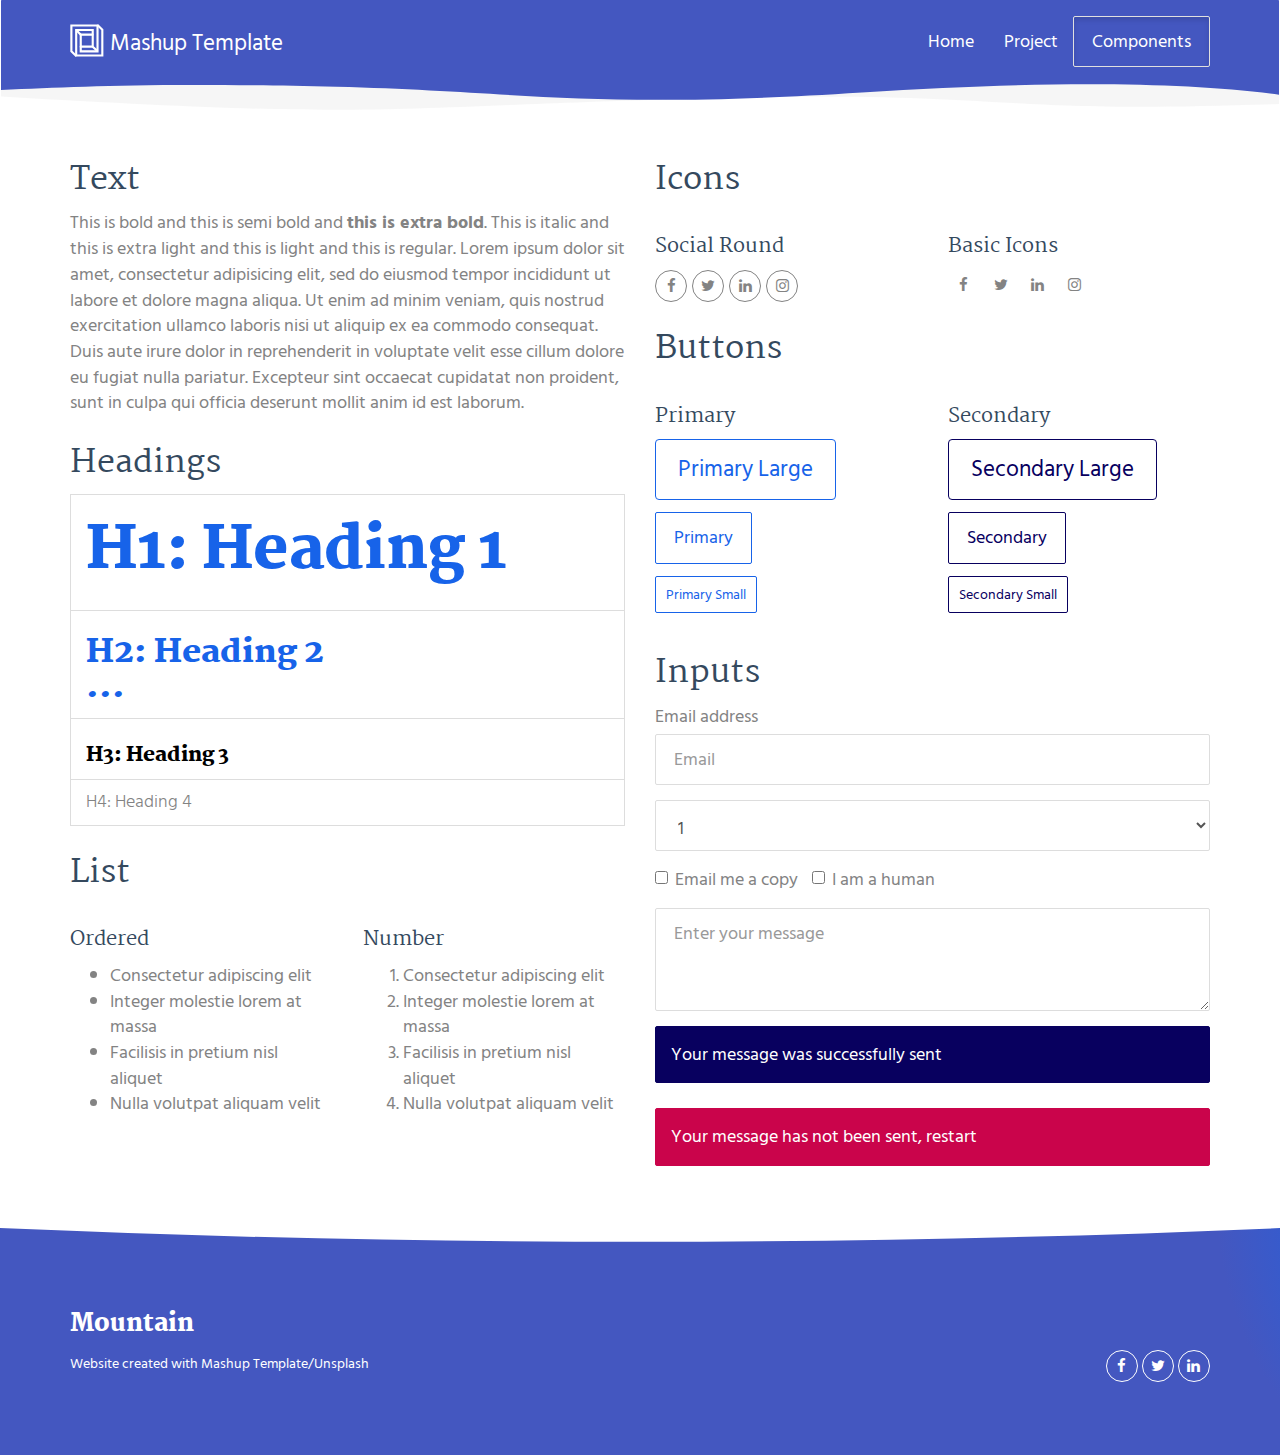
<file: components.html>
<!DOCTYPE html>
<html lang="en">

<head>
  <meta charset="UTF-8">
  <meta content="IE=edge" http-equiv="X-UA-Compatible">
  <meta content="width=device-width,initial-scale=1" name="viewport">
  <meta content="description" name="description">
  <meta name="google" content="notranslate" />
  <meta content="Mashup templates have been developped by Orson.io team" name="author">

  <!-- Disable tap highlight on IE -->
  <meta name="msapplication-tap-highlight" content="no">
  
  
  <link rel="apple-touch-icon" sizes="180x180" href="./assets/apple-icon-180x180.png">
  <link href="./assets/favicon.ico" rel="icon">

  <link href="" rel="stylesheet">


  <title>Title page</title>

<link href="./main.550dcf66.css" rel="stylesheet"></head>

<body> <!-- Add your content of header -->
<header>
  <nav class="navbar navbar-default active">
    <div class="container">
      <div class="navbar-header">
        <button type="button" class="navbar-toggle collapsed" data-toggle="collapse" data-target="#navbar-collapse" aria-expanded="false">
          <span class="sr-only">Toggle navigation</span>
          <span class="icon-bar"></span>
          <span class="icon-bar"></span>
          <span class="icon-bar"></span>
        </button>
        <a class="navbar-brand" href="./index.html" title="">
          <img src="./assets/images/mashup-icon.svg" class="navbar-logo-img" alt="">
          Mashup Template
        </a>
      </div>

      <div class="collapse navbar-collapse" id="navbar-collapse">
        <ul class="nav navbar-nav navbar-right">
          <li><a href="./index.html" title="">Home</a></li>
          <li><a href="./project.html" title="">Project</a></li>
          <li>
            <p>
              <a href="./components.html" class="btn btn-default navbar-btn" title="">Components</a>
            </p>
          </li>

        </ul>
      </div> 
    </div>
  </nav>
</header>

<!-- Add your site or app content here -->
  <div class="container">
    <div class="row">
      <div class="col-xs-12 col-md-6">

        <div class="template-example">
          <h2 class="template-title-example">Text</h2>
          <p>This is bold and this is semi bold and <b>this is extra bold</b>. This is italic and this is extra light and this is light
          and this is regular. Lorem ipsum dolor sit amet, consectetur adipisicing elit, sed do eiusmod
          tempor incididunt ut labore et dolore magna aliqua. Ut enim ad minim veniam,
          quis nostrud exercitation ullamco laboris nisi ut aliquip ex ea commodo
          consequat. Duis aute irure dolor in reprehenderit in voluptate velit esse
          cillum dolore eu fugiat nulla pariatur. Excepteur sint occaecat cupidatat non
          proident, sunt in culpa qui officia deserunt mollit anim id est laborum.
          </p>
        </div>

        <div class="template-example">
          <h2 class="template-title-example">Headings</h2>
          
          <table class="table table-bordered">
            <tr><td><h1>H1: Heading 1</h1></td></tr>
            <tr><td><h2>H2: Heading 2</h2></td></tr>
            <tr><td><h3>H3: Heading 3</h3></td></tr>
            <tr><td><h4>H4: Heading 4</h4></td></tr>
          </table>
        </div>

        <div class="template-example">
          <h2 class="template-title-example">List</h2>
          <div class="row">
            <div class="col-md-6">
              <h3 class="template-title-example">Ordered</h3>
              <ul>
                <li>Consectetur adipiscing elit</li>
                <li>Integer molestie lorem at massa</li>
                <li>Facilisis in pretium nisl aliquet</li>
                <li>Nulla volutpat aliquam velit</li>
              </ul>
            </div>
            <div class="col-md-6">
              <h3 class="template-title-example">Number</h3>
              <ol>
                <li>Consectetur adipiscing elit</li>
                <li>Integer molestie lorem at massa</li>
                <li>Facilisis in pretium nisl aliquet</li>
                <li>Nulla volutpat aliquam velit</li>
              </ol>
            </div>
          </div>
        </div>

        
      </div>

      <div class="col-xs-12 col-md-6">
        <div class="template-example">
          <h2 class="template-title-example">Icons</h2>
          
          <div class="row">
            <div class="col-md-6">
              <h3 class="template-title-example">Social Round</h2>
              <ul class="list-icons">
                <li>
                  <a href="" class="social-round-icon fa-icon">
                    <i class="fa fa-facebook"></i>
                  </a>
                </li>
                <li>
                  <a href="" class="social-round-icon fa-icon">
                    <i class="fa fa-twitter"></i>
                  </a>
                </li>
                <li>
                  <a href="" class="social-round-icon fa-icon">
                    <i class="fa fa-linkedin"></i>
                  </a>
                </li>
                <li>
                  <a href="" class="social-round-icon fa-icon">
                    <i class="fa fa-instagram"></i>
                  </a>
                </li>
              </ul>
            </div>
            <div class="col-md-6">
               <h3 class="template-title-example">Basic Icons</h2>
                <ul class="list-icons">
                  <li>
                    <span class="fa-icon">
                      <i class="fa fa-facebook"></i>
                    </span>
                  </li>
                  <li>
                    <span class="fa-icon">
                      <i class="fa fa-twitter"></i>
                    </span>
                  </li>
                  <li>
                    <span class="fa-icon">
                      <i class="fa fa-linkedin"></i>
                    </span>
                  </li>
                  <li>
                    <span class="fa-icon">
                      <i class="fa fa-instagram"></i>
                    </span>
                  </li>
                </ul>
            </div>

          </div>


          


        </div>

        <div class="template-example">
          <h2 class="template-title-example">Buttons</h2>
          <div class="row">
            <div class="col-md-6">
              <h3 class="template-title-example">Primary</h2>
              <div class="row">
                  <div class="col-md-6">
                  <p><a href="" class="btn btn-primary btn-lg">Primary Large</a></p>
                  <p><a href="" class="btn btn-primary">Primary </a></p>
                  <p><a href="" class="btn btn-primary btn-sm">Primary Small</a></p>
                </div>
              </div>

            </div>

            <div class="col-md-6">
              <h3 class="template-title-example">Secondary</h2>
              <div class="row">
                  <div class="col-md-6">
                  <p><a href="" class="btn btn-info btn-lg">Secondary Large</a></p>
                  <p><a href="" class="btn btn-info">Secondary </a></p>
                  <p><a href="" class="btn btn-info btn-sm">Secondary Small</a></p>
                </div>
              </div>
            </div>
          </div>
        </div>
        
        <div class="template-example">
          <h2 class="template-title-example">Inputs</h2>

            <div class="form-group">
              <label for="exampleInputEmail1">Email address</label>
              <input type="email" class="form-control" id="exampleInputEmail1" placeholder="Email">
            </div>

            <div class="form-group">
              <select class="form-control">
                <option>1</option>
                <option>2</option>
                <option>3</option>
                <option>4</option>
                <option>5</option>
              </select>
            </div>

            <div class="form-group">
              <label class="checkbox-inline">
                <input 
                type="checkbox" id="inlineCheckbox1" value="option1"> Email me a copy
              </label>
              <label class="checkbox-inline">
                <input type="checkbox" id="inlineCheckbox2" value="option2"> I am a human
              </label>
            </div>

            <div class="form-group">
              <textarea class="form-control" rows="3" placeholder="Enter your message"></textarea>
            </div>
            
            <div class="alert alert-success" role="alert">Your message was successfully sent</div>
            <div class="alert alert-danger" role="alert">Your message has not been sent, restart</div>
        </div>




      </div>
    </div>
  </div>

<footer class="footer-container white-text-container">
  <div class="container">
    <div class="row">

     
      <div class="col-xs-12">
        <h3>Mountain</h3>

        <div class="row">
          <div class="col-xs-12 col-sm-7">
            <p><small>Website created with <a href="http://www.mashup-template.com/" title="Create website with free html template">Mashup Template</a>/<a href="https://www.unsplash.com/" title="Beautiful Free Images">Unsplash</a></small>
            </p>
          </div>
          <div class="col-xs-12 col-sm-5">
            <p class="text-right">
              <a href="https://facebook.com/" class="social-round-icon white-round-icon fa-icon" title="">
                <i class="fa fa-facebook" aria-hidden="true"></i>
              </a>
              <a href="https://twitter.com/" class="social-round-icon white-round-icon fa-icon" title="">
                <i class="fa fa-twitter" aria-hidden="true"></i>
              </a>
              <a href="https://www.linkedin.com/" class="social-round-icon white-round-icon fa-icon" title="">
                <i class="fa fa-linkedin" aria-hidden="true"></i>
              </a>
            </p>
          </div>
        </div>
        
        
      </div>
    </div>
  </div>
</footer>

<script>
  document.addEventListener("DOMContentLoaded", function (event) {
    navActivePage();
    scrollRevelation('.reveal');
  });
</script>

<!-- Google Analytics: change UA-XXXXX-X to be your site's ID 

<script>
  (function (i, s, o, g, r, a, m) {
    i['GoogleAnalyticsObject'] = r; i[r] = i[r] || function () {
      (i[r].q = i[r].q || []).push(arguments)
    }, i[r].l = 1 * new Date(); a = s.createElement(o),
      m = s.getElementsByTagName(o)[0]; a.async = 1; a.src = g; m.parentNode.insertBefore(a, m)
  })(window, document, 'script', '//www.google-analytics.com/analytics.js', 'ga');
  ga('create', 'UA-XXXXX-X', 'auto');
  ga('send', 'pageview');
</script>

--> <script type="text/javascript" src="./main.0cf8b554.js"></script></body>

</html>
</file>
<file: main.550dcf66.css>
@import url(https://fonts.googleapis.com/css?family=Hind+Siliguri:300,600|Martel:400,900);@import url(https://maxcdn.bootstrapcdn.com/font-awesome/4.7.0/css/font-awesome.min.css);/*!
 * Bootstrap v3.3.7 (http://getbootstrap.com)
 * Copyright 2011-2016 Twitter, Inc.
 * Licensed under MIT (https://github.com/twbs/bootstrap/blob/master/LICENSE)
 */
/*! normalize.css v3.0.3 | MIT License | github.com/necolas/normalize.css */html{font-family:sans-serif;-ms-text-size-adjust:100%;-webkit-text-size-adjust:100%}body{margin:0}article,aside,details,figcaption,figure,footer,header,hgroup,main,menu,nav,section,summary{display:block}audio,canvas,progress,video{display:inline-block;vertical-align:baseline}audio:not([controls]){display:none;height:0}[hidden],template{display:none}a{background-color:transparent}a:active,a:hover{outline:0}abbr[title]{border-bottom:1px dotted}b,strong{font-weight:700}dfn{font-style:italic}h1{font-size:2em;margin:.67em 0}mark{background:#ff0;color:#000}small{font-size:80%}sub,sup{font-size:75%;line-height:0;position:relative;vertical-align:baseline}sup{top:-.5em}sub{bottom:-.25em}img{border:0}svg:not(:root){overflow:hidden}figure{margin:1em 40px}hr{box-sizing:content-box;height:0}pre{overflow:auto}code,kbd,pre,samp{font-family:monospace,monospace;font-size:1em}button,input,optgroup,select,textarea{color:inherit;font:inherit;margin:0}button{overflow:visible}button,select{text-transform:none}button,html input[type=button],input[type=reset],input[type=submit]{-webkit-appearance:button;cursor:pointer}button[disabled],html input[disabled]{cursor:default}button::-moz-focus-inner,input::-moz-focus-inner{border:0;padding:0}input{line-height:normal}input[type=checkbox],input[type=radio]{box-sizing:border-box;padding:0}input[type=number]::-webkit-inner-spin-button,input[type=number]::-webkit-outer-spin-button{height:auto}input[type=search]{-webkit-appearance:textfield;box-sizing:content-box}input[type=search]::-webkit-search-cancel-button,input[type=search]::-webkit-search-decoration{-webkit-appearance:none}fieldset{border:1px solid silver;margin:0 2px;padding:.35em .625em .75em}textarea{overflow:auto}optgroup{font-weight:700}table{border-collapse:collapse;border-spacing:0}td,th{padding:0}

/*! Source: https://github.com/h5bp/html5-boilerplate/blob/master/src/css/main.css */@media print{*,:after,:before{background:transparent!important;color:#000!important;box-shadow:none!important;text-shadow:none!important}a,a:visited{text-decoration:underline}a[href]:after{content:" (" attr(href) ")"}abbr[title]:after{content:" (" attr(title) ")"}a[href^="#"]:after,a[href^="javascript:"]:after{content:""}blockquote,pre{border:1px solid #999;page-break-inside:avoid}thead{display:table-header-group}img,tr{page-break-inside:avoid}img{max-width:100%!important}h2,h3,p{orphans:3;widows:3}h2,h3{page-break-after:avoid}.navbar{display:none}.btn>.caret,.dropup>.btn>.caret{border-top-color:#000!important}.label{border:1px solid #000}.table{border-collapse:collapse!important}.table td,.table th{background-color:#fff!important}.table-bordered td,.table-bordered th{border:1px solid #ddd!important}}*,:after,:before{-webkit-box-sizing:border-box;-moz-box-sizing:border-box;box-sizing:border-box}html{font-size:10px;-webkit-tap-highlight-color:transparent}body{font-family:Hind Siliguri,Helvetica,Arial,sans-serif;font-size:18px;line-height:1.42857;color:#838383;background-color:#fff}button,input,select,textarea{font-family:inherit;font-size:inherit;line-height:inherit}a{color:#1763e9;text-decoration:none}a:focus,a:hover{color:#1045a4;text-decoration:underline}a:focus{outline:5px auto -webkit-focus-ring-color;outline-offset:-2px}figure{margin:0}img{vertical-align:middle}.img-responsive{display:block;max-width:100%;height:auto}.img-rounded{border-radius:4px}.img-thumbnail{padding:4px;line-height:1.42857;background-color:#fff;border:1px solid #ddd;border-radius:2px;-webkit-transition:all .2s ease-in-out;-o-transition:all .2s ease-in-out;transition:all .2s ease-in-out;display:inline-block;max-width:100%;height:auto}.img-circle{border-radius:50%}hr{margin-top:25px;margin-bottom:25px;border:0;border-top:1px solid #eee}.sr-only{position:absolute;width:1px;height:1px;margin:-1px;padding:0;overflow:hidden;clip:rect(0,0,0,0);border:0}.sr-only-focusable:active,.sr-only-focusable:focus{position:static;width:auto;height:auto;margin:0;overflow:visible;clip:auto}[role=button]{cursor:pointer}.h1,.h2,.h3,.h4,.h5,.h6,h1,h2,h3,h4,h5,h6{font-family:Martel,Times New Roman,Times,serif;font-weight:900;line-height:1.1;color:#1763e9}.h1 .small,.h1 small,.h2 .small,.h2 small,.h3 .small,.h3 small,.h4 .small,.h4 small,.h5 .small,.h5 small,.h6 .small,.h6 small,h1 .small,h1 small,h2 .small,h2 small,h3 .small,h3 small,h4 .small,h4 small,h5 .small,h5 small,h6 .small,h6 small{font-weight:400;line-height:1;color:#777}.h1,.h2,.h3,h1,h2,h3{margin-top:25px;margin-bottom:12.5px}.h1 .small,.h1 small,.h2 .small,.h2 small,.h3 .small,.h3 small,h1 .small,h1 small,h2 .small,h2 small,h3 .small,h3 small{font-size:65%}.h4,.h5,.h6,h4,h5,h6{margin-top:12.5px;margin-bottom:12.5px}.h4 .small,.h4 small,.h5 .small,.h5 small,.h6 .small,.h6 small,h4 .small,h4 small,h5 .small,h5 small,h6 .small,h6 small{font-size:75%}.h1,h1{font-size:59px}.h2,h2{font-size:31px}.h3,h3{font-size:24px}.h4,.h5,h4,h5{font-size:18px}.h6,h6{font-size:16px}p{margin:0 0 12.5px}.lead{margin-bottom:25px;font-size:20px;font-weight:300;line-height:1.4}@media (min-width:768px){.lead{font-size:27px}}.small,small{font-size:77%}.mark,mark{background-color:#fcf8e3;padding:.2em}.text-left{text-align:left}.text-right{text-align:right}.text-center{text-align:center}.text-justify{text-align:justify}.text-nowrap{white-space:nowrap}.text-lowercase{text-transform:lowercase}.initialism,.text-uppercase{text-transform:uppercase}.text-capitalize{text-transform:capitalize}.text-muted{color:#777}.text-primary{color:#1763e9}a.text-primary:focus,a.text-primary:hover{color:#124fbb}.text-success{color:#fff}a.text-success:focus,a.text-success:hover{color:#e6e6e6}.text-info{color:#31708f}a.text-info:focus,a.text-info:hover{color:#245269}.text-warning{color:#8a6d3b}a.text-warning:focus,a.text-warning:hover{color:#66512c}.text-danger{color:#fff}a.text-danger:focus,a.text-danger:hover{color:#e6e6e6}.bg-primary{color:#fff;background-color:#1763e9}a.bg-primary:focus,a.bg-primary:hover{background-color:#124fbb}.bg-success{background-color:#08005f}a.bg-success:focus,a.bg-success:hover{background-color:#04002c}.bg-info{background-color:#d9edf7}a.bg-info:focus,a.bg-info:hover{background-color:#afd9ee}.bg-warning{background-color:#fcf8e3}a.bg-warning:focus,a.bg-warning:hover{background-color:#f7ecb5}.bg-danger{background-color:#ca044b}a.bg-danger:focus,a.bg-danger:hover{background-color:#980338}.page-header{padding-bottom:11.5px;margin:50px 0 25px;border-bottom:1px solid #eee}ol,ul{margin-top:0;margin-bottom:12.5px}ol ol,ol ul,ul ol,ul ul{margin-bottom:0}.list-inline,.list-unstyled{padding-left:0;list-style:none}.list-inline{margin-left:-5px}.list-inline>li{display:inline-block;padding-left:5px;padding-right:5px}dl{margin-top:0;margin-bottom:25px}dd,dt{line-height:1.42857}dt{font-weight:700}dd{margin-left:0}.dl-horizontal dd:after,.dl-horizontal dd:before{content:" ";display:table}.dl-horizontal dd:after{clear:both}@media (min-width:768px){.dl-horizontal dt{float:left;width:160px;clear:left;text-align:right;overflow:hidden;text-overflow:ellipsis;white-space:nowrap}.dl-horizontal dd{margin-left:180px}}abbr[data-original-title],abbr[title]{cursor:help;border-bottom:1px dotted #777}.initialism{font-size:90%}blockquote{padding:12.5px 25px;margin:0 0 25px;font-size:22.5px;border-left:5px solid #eee}blockquote ol:last-child,blockquote p:last-child,blockquote ul:last-child{margin-bottom:0}blockquote .small,blockquote footer,blockquote small{display:block;font-size:80%;line-height:1.42857;color:#777}blockquote .small:before,blockquote footer:before,blockquote small:before{content:"\2014   \A0"}.blockquote-reverse,blockquote.pull-right{padding-right:15px;padding-left:0;border-right:5px solid #eee;border-left:0;text-align:right}.blockquote-reverse .small:before,.blockquote-reverse footer:before,.blockquote-reverse small:before,blockquote.pull-right .small:before,blockquote.pull-right footer:before,blockquote.pull-right small:before{content:""}.blockquote-reverse .small:after,.blockquote-reverse footer:after,.blockquote-reverse small:after,blockquote.pull-right .small:after,blockquote.pull-right footer:after,blockquote.pull-right small:after{content:"\A0   \2014"}address{margin-bottom:25px;font-style:normal;line-height:1.42857}code,kbd,pre,samp{font-family:Menlo,Monaco,Consolas,Courier New,monospace}code{color:#c7254e;background-color:#f9f2f4}code,kbd{padding:2px 4px;font-size:90%;border-radius:2px}kbd{color:#fff;background-color:#333;box-shadow:inset 0 -1px 0 rgba(0,0,0,.25)}kbd kbd{padding:0;font-size:100%;font-weight:700;box-shadow:none}pre{display:block;padding:12px;margin:0 0 12.5px;font-size:17px;line-height:1.42857;word-break:break-all;word-wrap:break-word;color:#333;background-color:#f5f5f5;border:1px solid #ccc;border-radius:2px}pre code{padding:0;font-size:inherit;color:inherit;white-space:pre-wrap;background-color:transparent;border-radius:0}.pre-scrollable{max-height:340px;overflow-y:scroll}.container{margin-right:auto;margin-left:auto;padding-left:15px;padding-right:15px}.container:after,.container:before{content:" ";display:table}.container:after{clear:both}@media (min-width:768px){.container{width:750px}}@media (min-width:992px){.container{width:970px}}@media (min-width:1200px){.container{width:1170px}}.container-fluid{margin-right:auto;margin-left:auto;padding-left:15px;padding-right:15px}.container-fluid:after,.container-fluid:before{content:" ";display:table}.container-fluid:after{clear:both}.row{margin-left:-15px;margin-right:-15px}.row:after,.row:before{content:" ";display:table}.row:after{clear:both}.col-lg-1,.col-lg-2,.col-lg-3,.col-lg-4,.col-lg-5,.col-lg-6,.col-lg-7,.col-lg-8,.col-lg-9,.col-lg-10,.col-lg-11,.col-lg-12,.col-md-1,.col-md-2,.col-md-3,.col-md-4,.col-md-5,.col-md-6,.col-md-7,.col-md-8,.col-md-9,.col-md-10,.col-md-11,.col-md-12,.col-sm-1,.col-sm-2,.col-sm-3,.col-sm-4,.col-sm-5,.col-sm-6,.col-sm-7,.col-sm-8,.col-sm-9,.col-sm-10,.col-sm-11,.col-sm-12,.col-xs-1,.col-xs-2,.col-xs-3,.col-xs-4,.col-xs-5,.col-xs-6,.col-xs-7,.col-xs-8,.col-xs-9,.col-xs-10,.col-xs-11,.col-xs-12{position:relative;min-height:1px;padding-left:15px;padding-right:15px}.col-xs-1,.col-xs-2,.col-xs-3,.col-xs-4,.col-xs-5,.col-xs-6,.col-xs-7,.col-xs-8,.col-xs-9,.col-xs-10,.col-xs-11,.col-xs-12{float:left}.col-xs-1{width:8.33333%}.col-xs-2{width:16.66667%}.col-xs-3{width:25%}.col-xs-4{width:33.33333%}.col-xs-5{width:41.66667%}.col-xs-6{width:50%}.col-xs-7{width:58.33333%}.col-xs-8{width:66.66667%}.col-xs-9{width:75%}.col-xs-10{width:83.33333%}.col-xs-11{width:91.66667%}.col-xs-12{width:100%}.col-xs-pull-0{right:auto}.col-xs-pull-1{right:8.33333%}.col-xs-pull-2{right:16.66667%}.col-xs-pull-3{right:25%}.col-xs-pull-4{right:33.33333%}.col-xs-pull-5{right:41.66667%}.col-xs-pull-6{right:50%}.col-xs-pull-7{right:58.33333%}.col-xs-pull-8{right:66.66667%}.col-xs-pull-9{right:75%}.col-xs-pull-10{right:83.33333%}.col-xs-pull-11{right:91.66667%}.col-xs-pull-12{right:100%}.col-xs-push-0{left:auto}.col-xs-push-1{left:8.33333%}.col-xs-push-2{left:16.66667%}.col-xs-push-3{left:25%}.col-xs-push-4{left:33.33333%}.col-xs-push-5{left:41.66667%}.col-xs-push-6{left:50%}.col-xs-push-7{left:58.33333%}.col-xs-push-8{left:66.66667%}.col-xs-push-9{left:75%}.col-xs-push-10{left:83.33333%}.col-xs-push-11{left:91.66667%}.col-xs-push-12{left:100%}.col-xs-offset-0{margin-left:0}.col-xs-offset-1{margin-left:8.33333%}.col-xs-offset-2{margin-left:16.66667%}.col-xs-offset-3{margin-left:25%}.col-xs-offset-4{margin-left:33.33333%}.col-xs-offset-5{margin-left:41.66667%}.col-xs-offset-6{margin-left:50%}.col-xs-offset-7{margin-left:58.33333%}.col-xs-offset-8{margin-left:66.66667%}.col-xs-offset-9{margin-left:75%}.col-xs-offset-10{margin-left:83.33333%}.col-xs-offset-11{margin-left:91.66667%}.col-xs-offset-12{margin-left:100%}@media (min-width:768px){.col-sm-1,.col-sm-2,.col-sm-3,.col-sm-4,.col-sm-5,.col-sm-6,.col-sm-7,.col-sm-8,.col-sm-9,.col-sm-10,.col-sm-11,.col-sm-12{float:left}.col-sm-1{width:8.33333%}.col-sm-2{width:16.66667%}.col-sm-3{width:25%}.col-sm-4{width:33.33333%}.col-sm-5{width:41.66667%}.col-sm-6{width:50%}.col-sm-7{width:58.33333%}.col-sm-8{width:66.66667%}.col-sm-9{width:75%}.col-sm-10{width:83.33333%}.col-sm-11{width:91.66667%}.col-sm-12{width:100%}.col-sm-pull-0{right:auto}.col-sm-pull-1{right:8.33333%}.col-sm-pull-2{right:16.66667%}.col-sm-pull-3{right:25%}.col-sm-pull-4{right:33.33333%}.col-sm-pull-5{right:41.66667%}.col-sm-pull-6{right:50%}.col-sm-pull-7{right:58.33333%}.col-sm-pull-8{right:66.66667%}.col-sm-pull-9{right:75%}.col-sm-pull-10{right:83.33333%}.col-sm-pull-11{right:91.66667%}.col-sm-pull-12{right:100%}.col-sm-push-0{left:auto}.col-sm-push-1{left:8.33333%}.col-sm-push-2{left:16.66667%}.col-sm-push-3{left:25%}.col-sm-push-4{left:33.33333%}.col-sm-push-5{left:41.66667%}.col-sm-push-6{left:50%}.col-sm-push-7{left:58.33333%}.col-sm-push-8{left:66.66667%}.col-sm-push-9{left:75%}.col-sm-push-10{left:83.33333%}.col-sm-push-11{left:91.66667%}.col-sm-push-12{left:100%}.col-sm-offset-0{margin-left:0}.col-sm-offset-1{margin-left:8.33333%}.col-sm-offset-2{margin-left:16.66667%}.col-sm-offset-3{margin-left:25%}.col-sm-offset-4{margin-left:33.33333%}.col-sm-offset-5{margin-left:41.66667%}.col-sm-offset-6{margin-left:50%}.col-sm-offset-7{margin-left:58.33333%}.col-sm-offset-8{margin-left:66.66667%}.col-sm-offset-9{margin-left:75%}.col-sm-offset-10{margin-left:83.33333%}.col-sm-offset-11{margin-left:91.66667%}.col-sm-offset-12{margin-left:100%}}@media (min-width:992px){.col-md-1,.col-md-2,.col-md-3,.col-md-4,.col-md-5,.col-md-6,.col-md-7,.col-md-8,.col-md-9,.col-md-10,.col-md-11,.col-md-12{float:left}.col-md-1{width:8.33333%}.col-md-2{width:16.66667%}.col-md-3{width:25%}.col-md-4{width:33.33333%}.col-md-5{width:41.66667%}.col-md-6{width:50%}.col-md-7{width:58.33333%}.col-md-8{width:66.66667%}.col-md-9{width:75%}.col-md-10{width:83.33333%}.col-md-11{width:91.66667%}.col-md-12{width:100%}.col-md-pull-0{right:auto}.col-md-pull-1{right:8.33333%}.col-md-pull-2{right:16.66667%}.col-md-pull-3{right:25%}.col-md-pull-4{right:33.33333%}.col-md-pull-5{right:41.66667%}.col-md-pull-6{right:50%}.col-md-pull-7{right:58.33333%}.col-md-pull-8{right:66.66667%}.col-md-pull-9{right:75%}.col-md-pull-10{right:83.33333%}.col-md-pull-11{right:91.66667%}.col-md-pull-12{right:100%}.col-md-push-0{left:auto}.col-md-push-1{left:8.33333%}.col-md-push-2{left:16.66667%}.col-md-push-3{left:25%}.col-md-push-4{left:33.33333%}.col-md-push-5{left:41.66667%}.col-md-push-6{left:50%}.col-md-push-7{left:58.33333%}.col-md-push-8{left:66.66667%}.col-md-push-9{left:75%}.col-md-push-10{left:83.33333%}.col-md-push-11{left:91.66667%}.col-md-push-12{left:100%}.col-md-offset-0{margin-left:0}.col-md-offset-1{margin-left:8.33333%}.col-md-offset-2{margin-left:16.66667%}.col-md-offset-3{margin-left:25%}.col-md-offset-4{margin-left:33.33333%}.col-md-offset-5{margin-left:41.66667%}.col-md-offset-6{margin-left:50%}.col-md-offset-7{margin-left:58.33333%}.col-md-offset-8{margin-left:66.66667%}.col-md-offset-9{margin-left:75%}.col-md-offset-10{margin-left:83.33333%}.col-md-offset-11{margin-left:91.66667%}.col-md-offset-12{margin-left:100%}}@media (min-width:1200px){.col-lg-1,.col-lg-2,.col-lg-3,.col-lg-4,.col-lg-5,.col-lg-6,.col-lg-7,.col-lg-8,.col-lg-9,.col-lg-10,.col-lg-11,.col-lg-12{float:left}.col-lg-1{width:8.33333%}.col-lg-2{width:16.66667%}.col-lg-3{width:25%}.col-lg-4{width:33.33333%}.col-lg-5{width:41.66667%}.col-lg-6{width:50%}.col-lg-7{width:58.33333%}.col-lg-8{width:66.66667%}.col-lg-9{width:75%}.col-lg-10{width:83.33333%}.col-lg-11{width:91.66667%}.col-lg-12{width:100%}.col-lg-pull-0{right:auto}.col-lg-pull-1{right:8.33333%}.col-lg-pull-2{right:16.66667%}.col-lg-pull-3{right:25%}.col-lg-pull-4{right:33.33333%}.col-lg-pull-5{right:41.66667%}.col-lg-pull-6{right:50%}.col-lg-pull-7{right:58.33333%}.col-lg-pull-8{right:66.66667%}.col-lg-pull-9{right:75%}.col-lg-pull-10{right:83.33333%}.col-lg-pull-11{right:91.66667%}.col-lg-pull-12{right:100%}.col-lg-push-0{left:auto}.col-lg-push-1{left:8.33333%}.col-lg-push-2{left:16.66667%}.col-lg-push-3{left:25%}.col-lg-push-4{left:33.33333%}.col-lg-push-5{left:41.66667%}.col-lg-push-6{left:50%}.col-lg-push-7{left:58.33333%}.col-lg-push-8{left:66.66667%}.col-lg-push-9{left:75%}.col-lg-push-10{left:83.33333%}.col-lg-push-11{left:91.66667%}.col-lg-push-12{left:100%}.col-lg-offset-0{margin-left:0}.col-lg-offset-1{margin-left:8.33333%}.col-lg-offset-2{margin-left:16.66667%}.col-lg-offset-3{margin-left:25%}.col-lg-offset-4{margin-left:33.33333%}.col-lg-offset-5{margin-left:41.66667%}.col-lg-offset-6{margin-left:50%}.col-lg-offset-7{margin-left:58.33333%}.col-lg-offset-8{margin-left:66.66667%}.col-lg-offset-9{margin-left:75%}.col-lg-offset-10{margin-left:83.33333%}.col-lg-offset-11{margin-left:91.66667%}.col-lg-offset-12{margin-left:100%}}table{background-color:transparent}caption{padding-top:8px;padding-bottom:8px;color:#777}caption,th{text-align:left}.table{width:100%;max-width:100%;margin-bottom:25px}.table>tbody>tr>td,.table>tbody>tr>th,.table>tfoot>tr>td,.table>tfoot>tr>th,.table>thead>tr>td,.table>thead>tr>th{padding:8px;line-height:1.42857;vertical-align:top;border-top:1px solid #ddd}.table>thead>tr>th{vertical-align:bottom;border-bottom:2px solid #ddd}.table>caption+thead>tr:first-child>td,.table>caption+thead>tr:first-child>th,.table>colgroup+thead>tr:first-child>td,.table>colgroup+thead>tr:first-child>th,.table>thead:first-child>tr:first-child>td,.table>thead:first-child>tr:first-child>th{border-top:0}.table>tbody+tbody{border-top:2px solid #ddd}.table .table{background-color:#fff}.table-condensed>tbody>tr>td,.table-condensed>tbody>tr>th,.table-condensed>tfoot>tr>td,.table-condensed>tfoot>tr>th,.table-condensed>thead>tr>td,.table-condensed>thead>tr>th{padding:5px}.table-bordered,.table-bordered>tbody>tr>td,.table-bordered>tbody>tr>th,.table-bordered>tfoot>tr>td,.table-bordered>tfoot>tr>th,.table-bordered>thead>tr>td,.table-bordered>thead>tr>th{border:1px solid #ddd}.table-bordered>thead>tr>td,.table-bordered>thead>tr>th{border-bottom-width:2px}.table-striped>tbody>tr:nth-of-type(odd){background-color:#f9f9f9}.table-hover>tbody>tr:hover{background-color:#f5f5f5}table col[class*=col-]{position:static;float:none;display:table-column}table td[class*=col-],table th[class*=col-]{position:static;float:none;display:table-cell}.table>tbody>tr.active>td,.table>tbody>tr.active>th,.table>tbody>tr>td.active,.table>tbody>tr>th.active,.table>tfoot>tr.active>td,.table>tfoot>tr.active>th,.table>tfoot>tr>td.active,.table>tfoot>tr>th.active,.table>thead>tr.active>td,.table>thead>tr.active>th,.table>thead>tr>td.active,.table>thead>tr>th.active{background-color:#f5f5f5}.table-hover>tbody>tr.active:hover>td,.table-hover>tbody>tr.active:hover>th,.table-hover>tbody>tr:hover>.active,.table-hover>tbody>tr>td.active:hover,.table-hover>tbody>tr>th.active:hover{background-color:#e8e8e8}.table>tbody>tr.success>td,.table>tbody>tr.success>th,.table>tbody>tr>td.success,.table>tbody>tr>th.success,.table>tfoot>tr.success>td,.table>tfoot>tr.success>th,.table>tfoot>tr>td.success,.table>tfoot>tr>th.success,.table>thead>tr.success>td,.table>thead>tr.success>th,.table>thead>tr>td.success,.table>thead>tr>th.success{background-color:#08005f}.table-hover>tbody>tr.success:hover>td,.table-hover>tbody>tr.success:hover>th,.table-hover>tbody>tr:hover>.success,.table-hover>tbody>tr>td.success:hover,.table-hover>tbody>tr>th.success:hover{background-color:#060046}.table>tbody>tr.info>td,.table>tbody>tr.info>th,.table>tbody>tr>td.info,.table>tbody>tr>th.info,.table>tfoot>tr.info>td,.table>tfoot>tr.info>th,.table>tfoot>tr>td.info,.table>tfoot>tr>th.info,.table>thead>tr.info>td,.table>thead>tr.info>th,.table>thead>tr>td.info,.table>thead>tr>th.info{background-color:#d9edf7}.table-hover>tbody>tr.info:hover>td,.table-hover>tbody>tr.info:hover>th,.table-hover>tbody>tr:hover>.info,.table-hover>tbody>tr>td.info:hover,.table-hover>tbody>tr>th.info:hover{background-color:#c4e3f3}.table>tbody>tr.warning>td,.table>tbody>tr.warning>th,.table>tbody>tr>td.warning,.table>tbody>tr>th.warning,.table>tfoot>tr.warning>td,.table>tfoot>tr.warning>th,.table>tfoot>tr>td.warning,.table>tfoot>tr>th.warning,.table>thead>tr.warning>td,.table>thead>tr.warning>th,.table>thead>tr>td.warning,.table>thead>tr>th.warning{background-color:#fcf8e3}.table-hover>tbody>tr.warning:hover>td,.table-hover>tbody>tr.warning:hover>th,.table-hover>tbody>tr:hover>.warning,.table-hover>tbody>tr>td.warning:hover,.table-hover>tbody>tr>th.warning:hover{background-color:#faf2cc}.table>tbody>tr.danger>td,.table>tbody>tr.danger>th,.table>tbody>tr>td.danger,.table>tbody>tr>th.danger,.table>tfoot>tr.danger>td,.table>tfoot>tr.danger>th,.table>tfoot>tr>td.danger,.table>tfoot>tr>th.danger,.table>thead>tr.danger>td,.table>thead>tr.danger>th,.table>thead>tr>td.danger,.table>thead>tr>th.danger{background-color:#ca044b}.table-hover>tbody>tr.danger:hover>td,.table-hover>tbody>tr.danger:hover>th,.table-hover>tbody>tr:hover>.danger,.table-hover>tbody>tr>td.danger:hover,.table-hover>tbody>tr>th.danger:hover{background-color:#b10442}.table-responsive{overflow-x:auto;min-height:.01%}@media screen and (max-width:767px){.table-responsive{width:100%;margin-bottom:18.75px;overflow-y:hidden;-ms-overflow-style:-ms-autohiding-scrollbar;border:1px solid #ddd}.table-responsive>.table{margin-bottom:0}.table-responsive>.table>tbody>tr>td,.table-responsive>.table>tbody>tr>th,.table-responsive>.table>tfoot>tr>td,.table-responsive>.table>tfoot>tr>th,.table-responsive>.table>thead>tr>td,.table-responsive>.table>thead>tr>th{white-space:nowrap}.table-responsive>.table-bordered{border:0}.table-responsive>.table-bordered>tbody>tr>td:first-child,.table-responsive>.table-bordered>tbody>tr>th:first-child,.table-responsive>.table-bordered>tfoot>tr>td:first-child,.table-responsive>.table-bordered>tfoot>tr>th:first-child,.table-responsive>.table-bordered>thead>tr>td:first-child,.table-responsive>.table-bordered>thead>tr>th:first-child{border-left:0}.table-responsive>.table-bordered>tbody>tr>td:last-child,.table-responsive>.table-bordered>tbody>tr>th:last-child,.table-responsive>.table-bordered>tfoot>tr>td:last-child,.table-responsive>.table-bordered>tfoot>tr>th:last-child,.table-responsive>.table-bordered>thead>tr>td:last-child,.table-responsive>.table-bordered>thead>tr>th:last-child{border-right:0}.table-responsive>.table-bordered>tbody>tr:last-child>td,.table-responsive>.table-bordered>tbody>tr:last-child>th,.table-responsive>.table-bordered>tfoot>tr:last-child>td,.table-responsive>.table-bordered>tfoot>tr:last-child>th{border-bottom:0}}fieldset{margin:0;min-width:0}fieldset,legend{padding:0;border:0}legend{display:block;width:100%;margin-bottom:25px;font-size:27px;line-height:inherit;color:#333;border-bottom:1px solid #e5e5e5}label{display:inline-block;max-width:100%;margin-bottom:5px;font-weight:700}input[type=search]{-webkit-box-sizing:border-box;-moz-box-sizing:border-box;box-sizing:border-box}input[type=checkbox],input[type=radio]{margin:4px 0 0;margin-top:1px\9;line-height:normal}input[type=file]{display:block}input[type=range]{display:block;width:100%}select[multiple],select[size]{height:auto}input[type=checkbox]:focus,input[type=file]:focus,input[type=radio]:focus{outline:5px auto -webkit-focus-ring-color;outline-offset:-2px}output{padding-top:13px}.form-control,output{display:block;font-size:18px;line-height:1.42857;color:#555}.form-control{width:100%;height:51px;padding:12px 18px;background-color:#fff;background-image:none;border:1px solid #ddd;border-radius:2px;-webkit-box-shadow:inset 0 1px 1px rgba(0,0,0,.075);box-shadow:inset 0 1px 1px rgba(0,0,0,.075);-webkit-transition:border-color .15s ease-in-out,box-shadow .15s ease-in-out;-o-transition:border-color ease-in-out .15s,box-shadow ease-in-out .15s;transition:border-color .15s ease-in-out,box-shadow .15s ease-in-out}.form-control:focus{border-color:#66afe9;-webkit-box-shadow:inset 0 1px 1px rgba(0,0,0,.075),0 0 8px rgba(102,175,233,.6);box-shadow:inset 0 1px 1px rgba(0,0,0,.075),0 0 8px rgba(102,175,233,.6)}.form-control::-moz-placeholder{color:#999;opacity:1}.form-control:-ms-input-placeholder{color:#999}.form-control::-webkit-input-placeholder{color:#999}.form-control::-ms-expand{border:0;background-color:transparent}.form-control[disabled],.form-control[readonly],fieldset[disabled] .form-control{background-color:#eee;opacity:1}.form-control[disabled],fieldset[disabled] .form-control{cursor:not-allowed}textarea.form-control{height:auto}input[type=search]{-webkit-appearance:none}@media screen and (-webkit-min-device-pixel-ratio:0){input[type=date].form-control,input[type=datetime-local].form-control,input[type=month].form-control,input[type=time].form-control{line-height:51px}.input-group-sm>.input-group-btn>input[type=date].btn,.input-group-sm>.input-group-btn>input[type=datetime-local].btn,.input-group-sm>.input-group-btn>input[type=month].btn,.input-group-sm>.input-group-btn>input[type=time].btn,.input-group-sm>input[type=date].form-control,.input-group-sm>input[type=date].input-group-addon,.input-group-sm>input[type=datetime-local].form-control,.input-group-sm>input[type=datetime-local].input-group-addon,.input-group-sm>input[type=month].form-control,.input-group-sm>input[type=month].input-group-addon,.input-group-sm>input[type=time].form-control,.input-group-sm>input[type=time].input-group-addon,.input-group-sm input[type=date],.input-group-sm input[type=datetime-local],.input-group-sm input[type=month],.input-group-sm input[type=time],input[type=date].input-sm,input[type=datetime-local].input-sm,input[type=month].input-sm,input[type=time].input-sm{line-height:37px}.input-group-lg>.input-group-btn>input[type=date].btn,.input-group-lg>.input-group-btn>input[type=datetime-local].btn,.input-group-lg>.input-group-btn>input[type=month].btn,.input-group-lg>.input-group-btn>input[type=time].btn,.input-group-lg>input[type=date].form-control,.input-group-lg>input[type=date].input-group-addon,.input-group-lg>input[type=datetime-local].form-control,.input-group-lg>input[type=datetime-local].input-group-addon,.input-group-lg>input[type=month].form-control,.input-group-lg>input[type=month].input-group-addon,.input-group-lg>input[type=time].form-control,.input-group-lg>input[type=time].input-group-addon,.input-group-lg input[type=date],.input-group-lg input[type=datetime-local],.input-group-lg input[type=month],.input-group-lg input[type=time],input[type=date].input-lg,input[type=datetime-local].input-lg,input[type=month].input-lg,input[type=time].input-lg{line-height:61px}}.form-group{margin-bottom:15px}.checkbox,.radio{position:relative;display:block;margin-top:10px;margin-bottom:10px}.checkbox label,.radio label{min-height:25px;padding-left:20px;margin-bottom:0;font-weight:400;cursor:pointer}.checkbox-inline input[type=checkbox],.checkbox input[type=checkbox],.radio-inline input[type=radio],.radio input[type=radio]{position:absolute;margin-left:-20px;margin-top:4px\9}.checkbox+.checkbox,.radio+.radio{margin-top:-5px}.checkbox-inline,.radio-inline{position:relative;display:inline-block;padding-left:20px;margin-bottom:0;vertical-align:middle;font-weight:400;cursor:pointer}.checkbox-inline+.checkbox-inline,.radio-inline+.radio-inline{margin-top:0;margin-left:10px}.checkbox-inline.disabled,.checkbox.disabled label,.radio-inline.disabled,.radio.disabled label,fieldset[disabled] .checkbox-inline,fieldset[disabled] .checkbox label,fieldset[disabled] .radio-inline,fieldset[disabled] .radio label,fieldset[disabled] input[type=checkbox],fieldset[disabled] input[type=radio],input[type=checkbox].disabled,input[type=checkbox][disabled],input[type=radio].disabled,input[type=radio][disabled]{cursor:not-allowed}.form-control-static{padding-top:13px;padding-bottom:13px;margin-bottom:0;min-height:43px}.form-control-static.input-lg,.form-control-static.input-sm,.input-group-lg>.form-control-static.form-control,.input-group-lg>.form-control-static.input-group-addon,.input-group-lg>.input-group-btn>.form-control-static.btn,.input-group-sm>.form-control-static.form-control,.input-group-sm>.form-control-static.input-group-addon,.input-group-sm>.input-group-btn>.form-control-static.btn{padding-left:0;padding-right:0}.input-group-sm>.form-control,.input-group-sm>.input-group-addon,.input-group-sm>.input-group-btn>.btn,.input-sm{height:37px;padding:7px 10px;font-size:14px;line-height:1.5;border-radius:2px}.input-group-sm>.input-group-btn>select.btn,.input-group-sm>select.form-control,.input-group-sm>select.input-group-addon,select.input-sm{height:37px;line-height:37px}.input-group-sm>.input-group-btn>select[multiple].btn,.input-group-sm>.input-group-btn>textarea.btn,.input-group-sm>select[multiple].form-control,.input-group-sm>select[multiple].input-group-addon,.input-group-sm>textarea.form-control,.input-group-sm>textarea.input-group-addon,select[multiple].input-sm,textarea.input-sm{height:auto}.form-group-sm .form-control{height:37px;padding:7px 10px;font-size:14px;line-height:1.5;border-radius:2px}.form-group-sm select.form-control{height:37px;line-height:37px}.form-group-sm select[multiple].form-control,.form-group-sm textarea.form-control{height:auto}.form-group-sm .form-control-static{height:37px;min-height:39px;padding:8px 10px;font-size:14px;line-height:1.5}.input-group-lg>.form-control,.input-group-lg>.input-group-addon,.input-group-lg>.input-group-btn>.btn,.input-lg{height:61px;padding:14px 22px;font-size:23px;line-height:1.33333;border-radius:4px}.input-group-lg>.input-group-btn>select.btn,.input-group-lg>select.form-control,.input-group-lg>select.input-group-addon,select.input-lg{height:61px;line-height:61px}.input-group-lg>.input-group-btn>select[multiple].btn,.input-group-lg>.input-group-btn>textarea.btn,.input-group-lg>select[multiple].form-control,.input-group-lg>select[multiple].input-group-addon,.input-group-lg>textarea.form-control,.input-group-lg>textarea.input-group-addon,select[multiple].input-lg,textarea.input-lg{height:auto}.form-group-lg .form-control{height:61px;padding:14px 22px;font-size:23px;line-height:1.33333;border-radius:4px}.form-group-lg select.form-control{height:61px;line-height:61px}.form-group-lg select[multiple].form-control,.form-group-lg textarea.form-control{height:auto}.form-group-lg .form-control-static{height:61px;min-height:48px;padding:15px 22px;font-size:23px;line-height:1.33333}.has-feedback{position:relative}.has-feedback .form-control{padding-right:63.75px}.form-control-feedback{position:absolute;top:0;right:0;z-index:2;display:block;width:51px;height:51px;line-height:51px;text-align:center;pointer-events:none}.form-group-lg .form-control+.form-control-feedback,.input-group-lg+.form-control-feedback,.input-group-lg>.form-control+.form-control-feedback,.input-group-lg>.input-group-addon+.form-control-feedback,.input-group-lg>.input-group-btn>.btn+.form-control-feedback,.input-lg+.form-control-feedback{width:61px;height:61px;line-height:61px}.form-group-sm .form-control+.form-control-feedback,.input-group-sm+.form-control-feedback,.input-group-sm>.form-control+.form-control-feedback,.input-group-sm>.input-group-addon+.form-control-feedback,.input-group-sm>.input-group-btn>.btn+.form-control-feedback,.input-sm+.form-control-feedback{width:37px;height:37px;line-height:37px}.has-success .checkbox,.has-success .checkbox-inline,.has-success.checkbox-inline label,.has-success.checkbox label,.has-success .control-label,.has-success .help-block,.has-success .radio,.has-success .radio-inline,.has-success.radio-inline label,.has-success.radio label{color:#fff}.has-success .form-control{border-color:#fff;-webkit-box-shadow:inset 0 1px 1px rgba(0,0,0,.075);box-shadow:inset 0 1px 1px rgba(0,0,0,.075)}.has-success .form-control:focus{border-color:#e6e6e6;-webkit-box-shadow:inset 0 1px 1px rgba(0,0,0,.075),0 0 6px #fff;box-shadow:inset 0 1px 1px rgba(0,0,0,.075),0 0 6px #fff}.has-success .input-group-addon{color:#fff;border-color:#fff;background-color:#08005f}.has-success .form-control-feedback{color:#fff}.has-warning .checkbox,.has-warning .checkbox-inline,.has-warning.checkbox-inline label,.has-warning.checkbox label,.has-warning .control-label,.has-warning .help-block,.has-warning .radio,.has-warning .radio-inline,.has-warning.radio-inline label,.has-warning.radio label{color:#8a6d3b}.has-warning .form-control{border-color:#8a6d3b;-webkit-box-shadow:inset 0 1px 1px rgba(0,0,0,.075);box-shadow:inset 0 1px 1px rgba(0,0,0,.075)}.has-warning .form-control:focus{border-color:#66512c;-webkit-box-shadow:inset 0 1px 1px rgba(0,0,0,.075),0 0 6px #c0a16b;box-shadow:inset 0 1px 1px rgba(0,0,0,.075),0 0 6px #c0a16b}.has-warning .input-group-addon{color:#8a6d3b;border-color:#8a6d3b;background-color:#fcf8e3}.has-warning .form-control-feedback{color:#8a6d3b}.has-error .checkbox,.has-error .checkbox-inline,.has-error.checkbox-inline label,.has-error.checkbox label,.has-error .control-label,.has-error .help-block,.has-error .radio,.has-error .radio-inline,.has-error.radio-inline label,.has-error.radio label{color:#fff}.has-error .form-control{border-color:#fff;-webkit-box-shadow:inset 0 1px 1px rgba(0,0,0,.075);box-shadow:inset 0 1px 1px rgba(0,0,0,.075)}.has-error .form-control:focus{border-color:#e6e6e6;-webkit-box-shadow:inset 0 1px 1px rgba(0,0,0,.075),0 0 6px #fff;box-shadow:inset 0 1px 1px rgba(0,0,0,.075),0 0 6px #fff}.has-error .input-group-addon{color:#fff;border-color:#fff;background-color:#ca044b}.has-error .form-control-feedback{color:#fff}.has-feedback label~.form-control-feedback{top:30px}.has-feedback label.sr-only~.form-control-feedback{top:0}.help-block{display:block;margin-top:5px;margin-bottom:10px;color:#c3c3c3}@media (min-width:768px){.form-inline .form-group{display:inline-block;margin-bottom:0;vertical-align:middle}.form-inline .form-control{display:inline-block;width:auto;vertical-align:middle}.form-inline .form-control-static{display:inline-block}.form-inline .input-group{display:inline-table;vertical-align:middle}.form-inline .input-group .form-control,.form-inline .input-group .input-group-addon,.form-inline .input-group .input-group-btn{width:auto}.form-inline .input-group>.form-control{width:100%}.form-inline .control-label{margin-bottom:0;vertical-align:middle}.form-inline .checkbox,.form-inline .radio{display:inline-block;margin-top:0;margin-bottom:0;vertical-align:middle}.form-inline .checkbox label,.form-inline .radio label{padding-left:0}.form-inline .checkbox input[type=checkbox],.form-inline .radio input[type=radio]{position:relative;margin-left:0}.form-inline .has-feedback .form-control-feedback{top:0}}.form-horizontal .checkbox,.form-horizontal .checkbox-inline,.form-horizontal .radio,.form-horizontal .radio-inline{margin-top:0;margin-bottom:0;padding-top:13px}.form-horizontal .checkbox,.form-horizontal .radio{min-height:38px}.form-horizontal .form-group{margin-left:-15px;margin-right:-15px}.form-horizontal .form-group:after,.form-horizontal .form-group:before{content:" ";display:table}.form-horizontal .form-group:after{clear:both}@media (min-width:768px){.form-horizontal .control-label{text-align:right;margin-bottom:0;padding-top:13px}}.form-horizontal .has-feedback .form-control-feedback{right:15px}@media (min-width:768px){.form-horizontal .form-group-lg .control-label{padding-top:15px;font-size:23px}}@media (min-width:768px){.form-horizontal .form-group-sm .control-label{padding-top:8px;font-size:14px}}.btn{display:inline-block;margin-bottom:0;font-weight:400;text-align:center;vertical-align:middle;touch-action:manipulation;cursor:pointer;background-image:none;border:1px solid transparent;white-space:nowrap;padding:12px 18px;font-size:18px;line-height:1.42857;border-radius:2px;-webkit-user-select:none;-moz-user-select:none;-ms-user-select:none;user-select:none}.btn.active.focus,.btn.active:focus,.btn.focus,.btn:active.focus,.btn:active:focus,.btn:focus{outline:5px auto -webkit-focus-ring-color;outline-offset:-2px}.btn.focus,.btn:focus,.btn:hover{color:#fff;text-decoration:none}.btn.active,.btn:active{outline:0;background-image:none;-webkit-box-shadow:inset 0 3px 5px rgba(0,0,0,.125);box-shadow:inset 0 3px 5px rgba(0,0,0,.125)}.btn.disabled,.btn[disabled],fieldset[disabled] .btn{cursor:not-allowed;opacity:.65;filter:alpha(opacity=65);-webkit-box-shadow:none;box-shadow:none}a.btn.disabled,fieldset[disabled] a.btn{pointer-events:none}.btn-default{color:#fff;background-color:transparent;border-color:#fff}.btn-default.focus,.btn-default:focus{color:#fff;background-color:transparent;border-color:#bfbfbf}.btn-default.active,.btn-default:active,.btn-default:hover,.open>.btn-default.dropdown-toggle{color:#fff;background-color:transparent;border-color:#e0e0e0}.btn-default.active.focus,.btn-default.active:focus,.btn-default.active:hover,.btn-default:active.focus,.btn-default:active:focus,.btn-default:active:hover,.open>.btn-default.dropdown-toggle.focus,.open>.btn-default.dropdown-toggle:focus,.open>.btn-default.dropdown-toggle:hover{color:#fff;background-color:transparent;border-color:#bfbfbf}.btn-default.active,.btn-default:active,.open>.btn-default.dropdown-toggle{background-image:none}.btn-default.disabled.focus,.btn-default.disabled:focus,.btn-default.disabled:hover,.btn-default[disabled].focus,.btn-default[disabled]:focus,.btn-default[disabled]:hover,fieldset[disabled] .btn-default.focus,fieldset[disabled] .btn-default:focus,fieldset[disabled] .btn-default:hover{background-color:transparent;border-color:#fff}.btn-default .badge{color:transparent;background-color:#fff}.btn-primary{color:#1763e9;background-color:transparent;border-color:#1763e9}.btn-primary.focus,.btn-primary:focus{color:#1763e9;background-color:transparent;border-color:#0b3275}.btn-primary.active,.btn-primary:active,.btn-primary:hover,.open>.btn-primary.dropdown-toggle{color:#1763e9;background-color:transparent;border-color:#114bb2}.btn-primary.active.focus,.btn-primary.active:focus,.btn-primary.active:hover,.btn-primary:active.focus,.btn-primary:active:focus,.btn-primary:active:hover,.open>.btn-primary.dropdown-toggle.focus,.open>.btn-primary.dropdown-toggle:focus,.open>.btn-primary.dropdown-toggle:hover{color:#1763e9;background-color:transparent;border-color:#0b3275}.btn-primary.active,.btn-primary:active,.open>.btn-primary.dropdown-toggle{background-image:none}.btn-primary.disabled.focus,.btn-primary.disabled:focus,.btn-primary.disabled:hover,.btn-primary[disabled].focus,.btn-primary[disabled]:focus,.btn-primary[disabled]:hover,fieldset[disabled] .btn-primary.focus,fieldset[disabled] .btn-primary:focus,fieldset[disabled] .btn-primary:hover{background-color:transparent;border-color:#1763e9}.btn-primary .badge{color:transparent;background-color:#1763e9}.btn-success{color:#5cb85c;background-color:transparent;border-color:#5cb85c}.btn-success.focus,.btn-success:focus{color:#5cb85c;background-color:transparent;border-color:#2d672d}.btn-success.active,.btn-success:active,.btn-success:hover,.open>.btn-success.dropdown-toggle{color:#5cb85c;background-color:transparent;border-color:#419641}.btn-success.active.focus,.btn-success.active:focus,.btn-success.active:hover,.btn-success:active.focus,.btn-success:active:focus,.btn-success:active:hover,.open>.btn-success.dropdown-toggle.focus,.open>.btn-success.dropdown-toggle:focus,.open>.btn-success.dropdown-toggle:hover{color:#5cb85c;background-color:transparent;border-color:#2d672d}.btn-success.active,.btn-success:active,.open>.btn-success.dropdown-toggle{background-image:none}.btn-success.disabled.focus,.btn-success.disabled:focus,.btn-success.disabled:hover,.btn-success[disabled].focus,.btn-success[disabled]:focus,.btn-success[disabled]:hover,fieldset[disabled] .btn-success.focus,fieldset[disabled] .btn-success:focus,fieldset[disabled] .btn-success:hover{background-color:transparent;border-color:#5cb85c}.btn-success .badge{color:transparent;background-color:#5cb85c}.btn-info{border-color:#08005f}.btn-info,.btn-info.focus,.btn-info:focus{color:#08005f;background-color:transparent}.btn-info.focus,.btn-info:focus{border-color:#000}.btn-info.active,.btn-info:active,.btn-info:hover,.open>.btn-info.dropdown-toggle{color:#08005f;background-color:transparent;border-color:#030022}.btn-info.active.focus,.btn-info.active:focus,.btn-info.active:hover,.btn-info:active.focus,.btn-info:active:focus,.btn-info:active:hover,.open>.btn-info.dropdown-toggle.focus,.open>.btn-info.dropdown-toggle:focus,.open>.btn-info.dropdown-toggle:hover{color:#08005f;background-color:transparent;border-color:#000}.btn-info.active,.btn-info:active,.open>.btn-info.dropdown-toggle{background-image:none}.btn-info.disabled.focus,.btn-info.disabled:focus,.btn-info.disabled:hover,.btn-info[disabled].focus,.btn-info[disabled]:focus,.btn-info[disabled]:hover,fieldset[disabled] .btn-info.focus,fieldset[disabled] .btn-info:focus,fieldset[disabled] .btn-info:hover{background-color:transparent;border-color:#08005f}.btn-info .badge{color:transparent;background-color:#08005f}.btn-warning{color:#f0ad4e;background-color:transparent;border-color:#f0ad4e}.btn-warning.focus,.btn-warning:focus{color:#f0ad4e;background-color:transparent;border-color:#b06d0f}.btn-warning.active,.btn-warning:active,.btn-warning:hover,.open>.btn-warning.dropdown-toggle{color:#f0ad4e;background-color:transparent;border-color:#eb9316}.btn-warning.active.focus,.btn-warning.active:focus,.btn-warning.active:hover,.btn-warning:active.focus,.btn-warning:active:focus,.btn-warning:active:hover,.open>.btn-warning.dropdown-toggle.focus,.open>.btn-warning.dropdown-toggle:focus,.open>.btn-warning.dropdown-toggle:hover{color:#f0ad4e;background-color:transparent;border-color:#b06d0f}.btn-warning.active,.btn-warning:active,.open>.btn-warning.dropdown-toggle{background-image:none}.btn-warning.disabled.focus,.btn-warning.disabled:focus,.btn-warning.disabled:hover,.btn-warning[disabled].focus,.btn-warning[disabled]:focus,.btn-warning[disabled]:hover,fieldset[disabled] .btn-warning.focus,fieldset[disabled] .btn-warning:focus,fieldset[disabled] .btn-warning:hover{background-color:transparent;border-color:#f0ad4e}.btn-warning .badge{color:transparent;background-color:#f0ad4e}.btn-danger{color:#d9534f;background-color:transparent;border-color:#d9534f}.btn-danger.focus,.btn-danger:focus{color:#d9534f;background-color:transparent;border-color:#8b211e}.btn-danger.active,.btn-danger:active,.btn-danger:hover,.open>.btn-danger.dropdown-toggle{color:#d9534f;background-color:transparent;border-color:#c12e2a}.btn-danger.active.focus,.btn-danger.active:focus,.btn-danger.active:hover,.btn-danger:active.focus,.btn-danger:active:focus,.btn-danger:active:hover,.open>.btn-danger.dropdown-toggle.focus,.open>.btn-danger.dropdown-toggle:focus,.open>.btn-danger.dropdown-toggle:hover{color:#d9534f;background-color:transparent;border-color:#8b211e}.btn-danger.active,.btn-danger:active,.open>.btn-danger.dropdown-toggle{background-image:none}.btn-danger.disabled.focus,.btn-danger.disabled:focus,.btn-danger.disabled:hover,.btn-danger[disabled].focus,.btn-danger[disabled]:focus,.btn-danger[disabled]:hover,fieldset[disabled] .btn-danger.focus,fieldset[disabled] .btn-danger:focus,fieldset[disabled] .btn-danger:hover{background-color:transparent;border-color:#d9534f}.btn-danger .badge{color:transparent;background-color:#d9534f}.btn-link{color:#1763e9;font-weight:400;border-radius:0}.btn-link,.btn-link.active,.btn-link:active,.btn-link[disabled],fieldset[disabled] .btn-link{background-color:transparent;-webkit-box-shadow:none;box-shadow:none}.btn-link,.btn-link:active,.btn-link:focus,.btn-link:hover{border-color:transparent}.btn-link:focus,.btn-link:hover{color:#1045a4;text-decoration:underline;background-color:transparent}.btn-link[disabled]:focus,.btn-link[disabled]:hover,fieldset[disabled] .btn-link:focus,fieldset[disabled] .btn-link:hover{color:#777;text-decoration:none}.btn-group-lg>.btn,.btn-lg{padding:14px 22px;font-size:23px;line-height:1.33333;border-radius:4px}.btn-group-sm>.btn,.btn-sm{padding:7px 10px;font-size:14px;line-height:1.5;border-radius:2px}.btn-group-xs>.btn,.btn-xs{padding:1px 5px;font-size:14px;line-height:1.5;border-radius:2px}.btn-block{display:block;width:100%}.btn-block+.btn-block{margin-top:5px}input[type=button].btn-block,input[type=reset].btn-block,input[type=submit].btn-block{width:100%}.fade{opacity:0;-webkit-transition:opacity .15s linear;-o-transition:opacity .15s linear;transition:opacity .15s linear}.fade.in{opacity:1}.collapse{display:none}.collapse.in{display:block}tr.collapse.in{display:table-row}tbody.collapse.in{display:table-row-group}.collapsing{position:relative;height:0;overflow:hidden;-webkit-transition-property:height,visibility;transition-property:height,visibility;-webkit-transition-duration:.35s;transition-duration:.35s;-webkit-transition-timing-function:ease;transition-timing-function:ease}.caret{display:inline-block;width:0;height:0;margin-left:2px;vertical-align:middle;border-top:4px dashed;border-top:4px solid\9;border-right:4px solid transparent;border-left:4px solid transparent}.dropdown,.dropup{position:relative}.dropdown-toggle:focus{outline:0}.dropdown-menu{position:absolute;top:100%;left:0;z-index:1000;display:none;float:left;min-width:160px;padding:5px 0;margin:2px 0 0;list-style:none;font-size:18px;text-align:left;background-color:#fff;border:1px solid #ccc;border:1px solid rgba(0,0,0,.15);border-radius:2px;-webkit-box-shadow:0 6px 12px rgba(0,0,0,.175);box-shadow:0 6px 12px rgba(0,0,0,.175);background-clip:padding-box}.dropdown-menu.pull-right{right:0;left:auto}.dropdown-menu .divider{height:1px;margin:11.5px 0;overflow:hidden;background-color:#e5e5e5}.dropdown-menu>li>a{display:block;padding:3px 20px;clear:both;font-weight:400;line-height:1.42857;color:#333;white-space:nowrap}.dropdown-menu>li>a:focus,.dropdown-menu>li>a:hover{text-decoration:none;color:#262626;background-color:#f5f5f5}.dropdown-menu>.active>a,.dropdown-menu>.active>a:focus,.dropdown-menu>.active>a:hover{color:#fff;text-decoration:none;outline:0;background-color:#1763e9}.dropdown-menu>.disabled>a,.dropdown-menu>.disabled>a:focus,.dropdown-menu>.disabled>a:hover{color:#777}.dropdown-menu>.disabled>a:focus,.dropdown-menu>.disabled>a:hover{text-decoration:none;background-color:transparent;background-image:none;filter:progid:DXImageTransform.Microsoft.gradient(enabled = false);cursor:not-allowed}.open>.dropdown-menu{display:block}.open>a{outline:0}.dropdown-menu-right{left:auto;right:0}.dropdown-menu-left{left:0;right:auto}.dropdown-header{display:block;padding:3px 20px;font-size:14px;line-height:1.42857;color:#777;white-space:nowrap}.dropdown-backdrop{position:fixed;left:0;right:0;bottom:0;top:0;z-index:990}.pull-right>.dropdown-menu{right:0;left:auto}.dropup .caret,.navbar-fixed-bottom .dropdown .caret{border-top:0;border-bottom:4px dashed;border-bottom:4px solid\9;content:""}.dropup .dropdown-menu,.navbar-fixed-bottom .dropdown .dropdown-menu{top:auto;bottom:100%;margin-bottom:2px}@media (min-width:768px){.navbar-right .dropdown-menu{right:0;left:auto}.navbar-right .dropdown-menu-left{left:0;right:auto}}.btn-group,.btn-group-vertical{position:relative;display:inline-block;vertical-align:middle}.btn-group-vertical>.btn,.btn-group>.btn{position:relative;float:left}.btn-group-vertical>.btn.active,.btn-group-vertical>.btn:active,.btn-group-vertical>.btn:focus,.btn-group-vertical>.btn:hover,.btn-group>.btn.active,.btn-group>.btn:active,.btn-group>.btn:focus,.btn-group>.btn:hover{z-index:2}.btn-group .btn+.btn,.btn-group .btn+.btn-group,.btn-group .btn-group+.btn,.btn-group .btn-group+.btn-group{margin-left:-1px}.btn-toolbar{margin-left:-5px}.btn-toolbar:after,.btn-toolbar:before{content:" ";display:table}.btn-toolbar:after{clear:both}.btn-toolbar .btn,.btn-toolbar .btn-group,.btn-toolbar .input-group{float:left}.btn-toolbar>.btn,.btn-toolbar>.btn-group,.btn-toolbar>.input-group{margin-left:5px}.btn-group>.btn:not(:first-child):not(:last-child):not(.dropdown-toggle){border-radius:0}.btn-group>.btn:first-child{margin-left:0}.btn-group>.btn:first-child:not(:last-child):not(.dropdown-toggle){border-bottom-right-radius:0;border-top-right-radius:0}.btn-group>.btn:last-child:not(:first-child),.btn-group>.dropdown-toggle:not(:first-child){border-bottom-left-radius:0;border-top-left-radius:0}.btn-group>.btn-group{float:left}.btn-group>.btn-group:not(:first-child):not(:last-child)>.btn{border-radius:0}.btn-group>.btn-group:first-child:not(:last-child)>.btn:last-child,.btn-group>.btn-group:first-child:not(:last-child)>.dropdown-toggle{border-bottom-right-radius:0;border-top-right-radius:0}.btn-group>.btn-group:last-child:not(:first-child)>.btn:first-child{border-bottom-left-radius:0;border-top-left-radius:0}.btn-group .dropdown-toggle:active,.btn-group.open .dropdown-toggle{outline:0}.btn-group>.btn+.dropdown-toggle{padding-left:8px;padding-right:8px}.btn-group-lg.btn-group>.btn+.dropdown-toggle,.btn-group>.btn-lg+.dropdown-toggle{padding-left:12px;padding-right:12px}.btn-group.open .dropdown-toggle{-webkit-box-shadow:inset 0 3px 5px rgba(0,0,0,.125);box-shadow:inset 0 3px 5px rgba(0,0,0,.125)}.btn-group.open .dropdown-toggle.btn-link{-webkit-box-shadow:none;box-shadow:none}.btn .caret{margin-left:0}.btn-group-lg>.btn .caret,.btn-lg .caret{border-width:5px 5px 0;border-bottom-width:0}.dropup .btn-group-lg>.btn .caret,.dropup .btn-lg .caret{border-width:0 5px 5px}.btn-group-vertical>.btn,.btn-group-vertical>.btn-group,.btn-group-vertical>.btn-group>.btn{display:block;float:none;width:100%;max-width:100%}.btn-group-vertical>.btn-group:after,.btn-group-vertical>.btn-group:before{content:" ";display:table}.btn-group-vertical>.btn-group:after{clear:both}.btn-group-vertical>.btn-group>.btn{float:none}.btn-group-vertical>.btn+.btn,.btn-group-vertical>.btn+.btn-group,.btn-group-vertical>.btn-group+.btn,.btn-group-vertical>.btn-group+.btn-group{margin-top:-1px;margin-left:0}.btn-group-vertical>.btn:not(:first-child):not(:last-child){border-radius:0}.btn-group-vertical>.btn:first-child:not(:last-child){border-top-right-radius:2px;border-top-left-radius:2px;border-bottom-right-radius:0;border-bottom-left-radius:0}.btn-group-vertical>.btn:last-child:not(:first-child){border-top-right-radius:0;border-top-left-radius:0;border-bottom-right-radius:2px;border-bottom-left-radius:2px}.btn-group-vertical>.btn-group:not(:first-child):not(:last-child)>.btn{border-radius:0}.btn-group-vertical>.btn-group:first-child:not(:last-child)>.btn:last-child,.btn-group-vertical>.btn-group:first-child:not(:last-child)>.dropdown-toggle{border-bottom-right-radius:0;border-bottom-left-radius:0}.btn-group-vertical>.btn-group:last-child:not(:first-child)>.btn:first-child{border-top-right-radius:0;border-top-left-radius:0}.btn-group-justified{display:table;width:100%;table-layout:fixed;border-collapse:separate}.btn-group-justified>.btn,.btn-group-justified>.btn-group{float:none;display:table-cell;width:1%}.btn-group-justified>.btn-group .btn{width:100%}.btn-group-justified>.btn-group .dropdown-menu{left:auto}[data-toggle=buttons]>.btn-group>.btn input[type=checkbox],[data-toggle=buttons]>.btn-group>.btn input[type=radio],[data-toggle=buttons]>.btn input[type=checkbox],[data-toggle=buttons]>.btn input[type=radio]{position:absolute;clip:rect(0,0,0,0);pointer-events:none}.input-group{position:relative;display:table;border-collapse:separate}.input-group[class*=col-]{float:none;padding-left:0;padding-right:0}.input-group .form-control{position:relative;z-index:2;float:left;width:100%;margin-bottom:0}.input-group .form-control:focus{z-index:3}.input-group-addon,.input-group-btn,.input-group .form-control{display:table-cell}.input-group-addon:not(:first-child):not(:last-child),.input-group-btn:not(:first-child):not(:last-child),.input-group .form-control:not(:first-child):not(:last-child){border-radius:0}.input-group-addon,.input-group-btn{width:1%;white-space:nowrap;vertical-align:middle}.input-group-addon{padding:12px 18px;font-size:18px;font-weight:400;line-height:1;color:#555;text-align:center;background-color:#eee;border:1px solid #ddd;border-radius:2px}.input-group-addon.input-sm,.input-group-sm>.input-group-addon,.input-group-sm>.input-group-btn>.input-group-addon.btn{padding:7px 10px;font-size:14px;border-radius:2px}.input-group-addon.input-lg,.input-group-lg>.input-group-addon,.input-group-lg>.input-group-btn>.input-group-addon.btn{padding:14px 22px;font-size:23px;border-radius:4px}.input-group-addon input[type=checkbox],.input-group-addon input[type=radio]{margin-top:0}.input-group-addon:first-child,.input-group-btn:first-child>.btn,.input-group-btn:first-child>.btn-group>.btn,.input-group-btn:first-child>.dropdown-toggle,.input-group-btn:last-child>.btn-group:not(:last-child)>.btn,.input-group-btn:last-child>.btn:not(:last-child):not(.dropdown-toggle),.input-group .form-control:first-child{border-bottom-right-radius:0;border-top-right-radius:0}.input-group-addon:first-child{border-right:0}.input-group-addon:last-child,.input-group-btn:first-child>.btn-group:not(:first-child)>.btn,.input-group-btn:first-child>.btn:not(:first-child),.input-group-btn:last-child>.btn,.input-group-btn:last-child>.btn-group>.btn,.input-group-btn:last-child>.dropdown-toggle,.input-group .form-control:last-child{border-bottom-left-radius:0;border-top-left-radius:0}.input-group-addon:last-child{border-left:0}.input-group-btn{font-size:0;white-space:nowrap}.input-group-btn,.input-group-btn>.btn{position:relative}.input-group-btn>.btn+.btn{margin-left:-1px}.input-group-btn>.btn:active,.input-group-btn>.btn:focus,.input-group-btn>.btn:hover{z-index:2}.input-group-btn:first-child>.btn,.input-group-btn:first-child>.btn-group{margin-right:-1px}.input-group-btn:last-child>.btn,.input-group-btn:last-child>.btn-group{z-index:2;margin-left:-1px}.nav{margin-bottom:0;padding-left:0;list-style:none}.nav:after,.nav:before{content:" ";display:table}.nav:after{clear:both}.nav>li,.nav>li>a{position:relative;display:block}.nav>li>a{padding:10px 15px}.nav>li>a:focus,.nav>li>a:hover{text-decoration:none;background-color:#eee}.nav>li.disabled>a{color:#777}.nav>li.disabled>a:focus,.nav>li.disabled>a:hover{color:#777;text-decoration:none;background-color:transparent;cursor:not-allowed}.nav .open>a,.nav .open>a:focus,.nav .open>a:hover{background-color:#eee;border-color:#1763e9}.nav .nav-divider{height:1px;margin:11.5px 0;overflow:hidden;background-color:#e5e5e5}.nav>li>a>img{max-width:none}.nav-tabs{border-bottom:1px solid #ddd}.nav-tabs>li{float:left;margin-bottom:-1px}.nav-tabs>li>a{margin-right:2px;line-height:1.42857;border:1px solid transparent;border-radius:2px 2px 0 0}.nav-tabs>li>a:hover{border-color:#eee #eee #ddd}.nav-tabs>li.active>a,.nav-tabs>li.active>a:focus,.nav-tabs>li.active>a:hover{color:#555;background-color:#fff;border:1px solid #ddd;border-bottom-color:transparent;cursor:default}.nav-pills>li{float:left}.nav-pills>li>a{border-radius:2px}.nav-pills>li+li{margin-left:2px}.nav-pills>li.active>a,.nav-pills>li.active>a:focus,.nav-pills>li.active>a:hover{color:#fff;background-color:#1763e9}.nav-stacked>li{float:none}.nav-stacked>li+li{margin-top:2px;margin-left:0}.nav-justified,.nav-tabs.nav-justified{width:100%}.nav-justified>li,.nav-tabs.nav-justified>li{float:none}.nav-justified>li>a,.nav-tabs.nav-justified>li>a{text-align:center;margin-bottom:5px}.nav-justified>.dropdown .dropdown-menu{top:auto;left:auto}@media (min-width:768px){.nav-justified>li,.nav-tabs.nav-justified>li{display:table-cell;width:1%}.nav-justified>li>a,.nav-tabs.nav-justified>li>a{margin-bottom:0}}.nav-tabs-justified,.nav-tabs.nav-justified{border-bottom:0}.nav-tabs-justified>li>a,.nav-tabs.nav-justified>li>a{margin-right:0;border-radius:2px}.nav-tabs-justified>.active>a,.nav-tabs-justified>.active>a:focus,.nav-tabs-justified>.active>a:hover,.nav-tabs.nav-justified>.active>a,.nav-tabs.nav-justified>.active>a:focus,.nav-tabs.nav-justified>.active>a:hover{border:1px solid #ddd}@media (min-width:768px){.nav-tabs-justified>li>a,.nav-tabs.nav-justified>li>a{border-bottom:1px solid #ddd;border-radius:2px 2px 0 0}.nav-tabs-justified>.active>a,.nav-tabs-justified>.active>a:focus,.nav-tabs-justified>.active>a:hover,.nav-tabs.nav-justified>.active>a,.nav-tabs.nav-justified>.active>a:focus,.nav-tabs.nav-justified>.active>a:hover{border-bottom-color:#fff}}.tab-content>.tab-pane{display:none}.tab-content>.active{display:block}.nav-tabs .dropdown-menu{margin-top:-1px;border-top-right-radius:0;border-top-left-radius:0}.navbar{position:relative;min-height:80px;margin-bottom:25px;border:1px solid transparent}.navbar:after,.navbar:before{content:" ";display:table}.navbar:after{clear:both}@media (min-width:768px){.navbar{border-radius:2px}}.navbar-header:after,.navbar-header:before{content:" ";display:table}.navbar-header:after{clear:both}@media (min-width:768px){.navbar-header{float:left}}.navbar-collapse{overflow-x:visible;padding-right:15px;padding-left:15px;border-top:1px solid transparent;box-shadow:inset 0 1px 0 hsla(0,0%,100%,.1);-webkit-overflow-scrolling:touch}.navbar-collapse:after,.navbar-collapse:before{content:" ";display:table}.navbar-collapse:after{clear:both}.navbar-collapse.in{overflow-y:auto}@media (min-width:768px){.navbar-collapse{width:auto;border-top:0;box-shadow:none}.navbar-collapse.collapse{display:block!important;height:auto!important;padding-bottom:0;overflow:visible!important}.navbar-collapse.in{overflow-y:visible}.navbar-fixed-bottom .navbar-collapse,.navbar-fixed-top .navbar-collapse,.navbar-static-top .navbar-collapse{padding-left:0;padding-right:0}}.navbar-fixed-bottom .navbar-collapse,.navbar-fixed-top .navbar-collapse{max-height:340px}@media (max-device-width:480px) and (orientation:landscape){.navbar-fixed-bottom .navbar-collapse,.navbar-fixed-top .navbar-collapse{max-height:200px}}.container-fluid>.navbar-collapse,.container-fluid>.navbar-header,.container>.navbar-collapse,.container>.navbar-header{margin-right:-15px;margin-left:-15px}@media (min-width:768px){.container-fluid>.navbar-collapse,.container-fluid>.navbar-header,.container>.navbar-collapse,.container>.navbar-header{margin-right:0;margin-left:0}}.navbar-static-top{z-index:1000;border-width:0 0 1px}@media (min-width:768px){.navbar-static-top{border-radius:0}}.navbar-fixed-bottom,.navbar-fixed-top{position:fixed;right:0;left:0;z-index:1030}@media (min-width:768px){.navbar-fixed-bottom,.navbar-fixed-top{border-radius:0}}.navbar-fixed-top{top:0;border-width:0 0 1px}.navbar-fixed-bottom{bottom:0;margin-bottom:0;border-width:1px 0 0}.navbar-brand{float:left;padding:27.5px 15px;font-size:23px;line-height:25px;height:80px}.navbar-brand:focus,.navbar-brand:hover{text-decoration:none}.navbar-brand>img{display:block}@media (min-width:768px){.navbar>.container-fluid .navbar-brand,.navbar>.container .navbar-brand{margin-left:-15px}}.navbar-toggle{position:relative;float:right;margin-right:15px;padding:9px 10px;margin-top:23px;margin-bottom:23px;background-color:transparent;background-image:none;border:1px solid transparent;border-radius:2px}.navbar-toggle:focus{outline:0}.navbar-toggle .icon-bar{display:block;width:22px;height:2px;border-radius:1px}.navbar-toggle .icon-bar+.icon-bar{margin-top:4px}@media (min-width:768px){.navbar-toggle{display:none}}.navbar-nav{margin:13.75px -15px}.navbar-nav>li>a{padding-top:10px;padding-bottom:10px;line-height:25px}@media (max-width:767px){.navbar-nav .open .dropdown-menu{position:static;float:none;width:auto;margin-top:0;background-color:transparent;border:0;box-shadow:none}.navbar-nav .open .dropdown-menu .dropdown-header,.navbar-nav .open .dropdown-menu>li>a{padding:5px 15px 5px 25px}.navbar-nav .open .dropdown-menu>li>a{line-height:25px}.navbar-nav .open .dropdown-menu>li>a:focus,.navbar-nav .open .dropdown-menu>li>a:hover{background-image:none}}@media (min-width:768px){.navbar-nav{float:left;margin:0}.navbar-nav>li{float:left}.navbar-nav>li>a{padding-top:27.5px;padding-bottom:27.5px}}.navbar-form{margin:14.5px -15px;padding:10px 15px;border-top:1px solid transparent;border-bottom:1px solid transparent;-webkit-box-shadow:inset 0 1px 0 hsla(0,0%,100%,.1),0 1px 0 hsla(0,0%,100%,.1);box-shadow:inset 0 1px 0 hsla(0,0%,100%,.1),0 1px 0 hsla(0,0%,100%,.1)}@media (min-width:768px){.navbar-form .form-group{display:inline-block;margin-bottom:0;vertical-align:middle}.navbar-form .form-control{display:inline-block;width:auto;vertical-align:middle}.navbar-form .form-control-static{display:inline-block}.navbar-form .input-group{display:inline-table;vertical-align:middle}.navbar-form .input-group .form-control,.navbar-form .input-group .input-group-addon,.navbar-form .input-group .input-group-btn{width:auto}.navbar-form .input-group>.form-control{width:100%}.navbar-form .control-label{margin-bottom:0;vertical-align:middle}.navbar-form .checkbox,.navbar-form .radio{display:inline-block;margin-top:0;margin-bottom:0;vertical-align:middle}.navbar-form .checkbox label,.navbar-form .radio label{padding-left:0}.navbar-form .checkbox input[type=checkbox],.navbar-form .radio input[type=radio]{position:relative;margin-left:0}.navbar-form .has-feedback .form-control-feedback{top:0}}@media (max-width:767px){.navbar-form .form-group{margin-bottom:5px}.navbar-form .form-group:last-child{margin-bottom:0}}@media (min-width:768px){.navbar-form{width:auto;border:0;margin-left:0;margin-right:0;padding-top:0;padding-bottom:0;-webkit-box-shadow:none;box-shadow:none}}.navbar-nav>li>.dropdown-menu{margin-top:0;border-top-right-radius:0;border-top-left-radius:0}.navbar-fixed-bottom .navbar-nav>li>.dropdown-menu{margin-bottom:0;border-top-right-radius:2px;border-top-left-radius:2px;border-bottom-right-radius:0;border-bottom-left-radius:0}.navbar-btn{margin-top:14.5px;margin-bottom:14.5px}.btn-group-sm>.navbar-btn.btn,.navbar-btn.btn-sm{margin-top:21.5px;margin-bottom:21.5px}.btn-group-xs>.navbar-btn.btn,.navbar-btn.btn-xs{margin-top:29px;margin-bottom:29px}.navbar-text{margin-top:27.5px;margin-bottom:27.5px}@media (min-width:768px){.navbar-text{float:left;margin-left:15px;margin-right:15px}}@media (min-width:768px){.navbar-left{float:left!important}.navbar-right{float:right!important;margin-right:-15px}.navbar-right~.navbar-right{margin-right:0}}.navbar-default{background-color:transparent;border-color:transparent}.navbar-default .navbar-brand{color:#fff}.navbar-default .navbar-brand:focus,.navbar-default .navbar-brand:hover{color:#e6e6e6;background-color:transparent}.navbar-default .navbar-text{color:#838383}.navbar-default .navbar-nav>li>a{color:#fff}.navbar-default .navbar-nav>li>a:focus,.navbar-default .navbar-nav>li>a:hover{color:#e6e6e6;background-color:transparent}.navbar-default .navbar-nav>.active>a,.navbar-default .navbar-nav>.active>a:focus,.navbar-default .navbar-nav>.active>a:hover{color:#fff;background-color:transparent}.navbar-default .navbar-nav>.disabled>a,.navbar-default .navbar-nav>.disabled>a:focus,.navbar-default .navbar-nav>.disabled>a:hover{color:#ccc;background-color:transparent}.navbar-default .navbar-toggle{border-color:#ddd}.navbar-default .navbar-toggle:focus,.navbar-default .navbar-toggle:hover{background-color:#ddd}.navbar-default .navbar-toggle .icon-bar{background-color:#888}.navbar-default .navbar-collapse,.navbar-default .navbar-form{border-color:transparent}.navbar-default .navbar-nav>.open>a,.navbar-default .navbar-nav>.open>a:focus,.navbar-default .navbar-nav>.open>a:hover{background-color:transparent;color:#fff}@media (max-width:767px){.navbar-default .navbar-nav .open .dropdown-menu>li>a{color:#fff}.navbar-default .navbar-nav .open .dropdown-menu>li>a:focus,.navbar-default .navbar-nav .open .dropdown-menu>li>a:hover{color:#e6e6e6;background-color:transparent}.navbar-default .navbar-nav .open .dropdown-menu>.active>a,.navbar-default .navbar-nav .open .dropdown-menu>.active>a:focus,.navbar-default .navbar-nav .open .dropdown-menu>.active>a:hover{color:#fff;background-color:transparent}.navbar-default .navbar-nav .open .dropdown-menu>.disabled>a,.navbar-default .navbar-nav .open .dropdown-menu>.disabled>a:focus,.navbar-default .navbar-nav .open .dropdown-menu>.disabled>a:hover{color:#ccc;background-color:transparent}}.navbar-default .navbar-link{color:#fff}.navbar-default .navbar-link:hover{color:#e6e6e6}.navbar-default .btn-link{color:#fff}.navbar-default .btn-link:focus,.navbar-default .btn-link:hover{color:#e6e6e6}.navbar-default .btn-link[disabled]:focus,.navbar-default .btn-link[disabled]:hover,fieldset[disabled] .navbar-default .btn-link:focus,fieldset[disabled] .navbar-default .btn-link:hover{color:#ccc}.navbar-inverse{background-color:#222;border-color:#1763e9}.navbar-inverse .navbar-brand{color:#fff}.navbar-inverse .navbar-brand:focus,.navbar-inverse .navbar-brand:hover{color:#fff;background-color:transparent}.navbar-inverse .navbar-nav>li>a,.navbar-inverse .navbar-text{color:#fff}.navbar-inverse .navbar-nav>li>a:focus,.navbar-inverse .navbar-nav>li>a:hover{color:#fff;background-color:transparent}.navbar-inverse .navbar-nav>.active>a,.navbar-inverse .navbar-nav>.active>a:focus,.navbar-inverse .navbar-nav>.active>a:hover{color:#fff;background-color:#090909}.navbar-inverse .navbar-nav>.disabled>a,.navbar-inverse .navbar-nav>.disabled>a:focus,.navbar-inverse .navbar-nav>.disabled>a:hover{color:#444;background-color:transparent}.navbar-inverse .navbar-toggle{border-color:#333}.navbar-inverse .navbar-toggle:focus,.navbar-inverse .navbar-toggle:hover{background-color:#333}.navbar-inverse .navbar-toggle .icon-bar{background-color:#fff}.navbar-inverse .navbar-collapse,.navbar-inverse .navbar-form{border-color:#101010}.navbar-inverse .navbar-nav>.open>a,.navbar-inverse .navbar-nav>.open>a:focus,.navbar-inverse .navbar-nav>.open>a:hover{background-color:#090909;color:#fff}@media (max-width:767px){.navbar-inverse .navbar-nav .open .dropdown-menu>.dropdown-header{border-color:#1763e9}.navbar-inverse .navbar-nav .open .dropdown-menu .divider{background-color:#1763e9}.navbar-inverse .navbar-nav .open .dropdown-menu>li>a{color:#fff}.navbar-inverse .navbar-nav .open .dropdown-menu>li>a:focus,.navbar-inverse .navbar-nav .open .dropdown-menu>li>a:hover{color:#fff;background-color:transparent}.navbar-inverse .navbar-nav .open .dropdown-menu>.active>a,.navbar-inverse .navbar-nav .open .dropdown-menu>.active>a:focus,.navbar-inverse .navbar-nav .open .dropdown-menu>.active>a:hover{color:#fff;background-color:#090909}.navbar-inverse .navbar-nav .open .dropdown-menu>.disabled>a,.navbar-inverse .navbar-nav .open .dropdown-menu>.disabled>a:focus,.navbar-inverse .navbar-nav .open .dropdown-menu>.disabled>a:hover{color:#444;background-color:transparent}}.navbar-inverse .btn-link,.navbar-inverse .btn-link:focus,.navbar-inverse .btn-link:hover,.navbar-inverse .navbar-link,.navbar-inverse .navbar-link:hover{color:#fff}.navbar-inverse .btn-link[disabled]:focus,.navbar-inverse .btn-link[disabled]:hover,fieldset[disabled] .navbar-inverse .btn-link:focus,fieldset[disabled] .navbar-inverse .btn-link:hover{color:#444}.label{display:inline;padding:.2em .6em .3em;font-size:75%;font-weight:700;line-height:1;color:#fff;text-align:center;white-space:nowrap;vertical-align:baseline;border-radius:.25em}.label:empty{display:none}.btn .label{position:relative;top:-1px}a.label:focus,a.label:hover{color:#fff;text-decoration:none;cursor:pointer}.label-default{background-color:#777}.label-default[href]:focus,.label-default[href]:hover{background-color:#5e5e5e}.label-primary{background-color:#1763e9}.label-primary[href]:focus,.label-primary[href]:hover{background-color:#124fbb}.label-success{background-color:#5cb85c}.label-success[href]:focus,.label-success[href]:hover{background-color:#449d44}.label-info{background-color:#08005f}.label-info[href]:focus,.label-info[href]:hover{background-color:#04002c}.label-warning{background-color:#f0ad4e}.label-warning[href]:focus,.label-warning[href]:hover{background-color:#ec971f}.label-danger{background-color:#d9534f}.label-danger[href]:focus,.label-danger[href]:hover{background-color:#c9302c}.badge{display:inline-block;min-width:10px;padding:3px 7px;font-size:14px;font-weight:700;color:#fff;line-height:1;vertical-align:middle;white-space:nowrap;text-align:center;background-color:#777;border-radius:10px}.badge:empty{display:none}.btn .badge{position:relative;top:-1px}.btn-group-xs>.btn .badge,.btn-xs .badge{top:0;padding:1px 5px}.list-group-item.active>.badge,.nav-pills>.active>a>.badge{color:#1763e9;background-color:#fff}.list-group-item>.badge{float:right}.list-group-item>.badge+.badge{margin-right:5px}.nav-pills>li>a>.badge{margin-left:3px}a.badge:focus,a.badge:hover{color:#fff;text-decoration:none;cursor:pointer}.alert{padding:15px;margin-bottom:25px;border:1px solid transparent;border-radius:2px}.alert h4{margin-top:0;color:inherit}.alert .alert-link{font-weight:700}.alert>p,.alert>ul{margin-bottom:0}.alert>p+p{margin-top:5px}.alert-dismissable,.alert-dismissible{padding-right:35px}.alert-dismissable .close,.alert-dismissible .close{position:relative;top:-2px;right:-21px;color:inherit}.alert-success{background-color:#08005f;border-color:#08005f;color:#fff}.alert-success hr{border-top-color:#060046}.alert-success .alert-link{color:#e6e6e6}.alert-info{background-color:#d9edf7;border-color:#bce8f1;color:#31708f}.alert-info hr{border-top-color:#a6e1ec}.alert-info .alert-link{color:#245269}.alert-warning{background-color:#fcf8e3;border-color:#faebcc;color:#8a6d3b}.alert-warning hr{border-top-color:#f7e1b5}.alert-warning .alert-link{color:#66512c}.alert-danger{background-color:#ca044b;border-color:#ca044b;color:#fff}.alert-danger hr{border-top-color:#b10442}.alert-danger .alert-link{color:#e6e6e6}.embed-responsive{position:relative;display:block;height:0;padding:0;overflow:hidden}.embed-responsive .embed-responsive-item,.embed-responsive embed,.embed-responsive iframe,.embed-responsive object,.embed-responsive video{position:absolute;top:0;left:0;bottom:0;height:100%;width:100%;border:0}.embed-responsive-16by9{padding-bottom:56.25%}.embed-responsive-4by3{padding-bottom:75%}.close{float:right;font-size:27px;font-weight:700;line-height:1;color:#000;text-shadow:0 1px 0 #fff;opacity:.2;filter:alpha(opacity=20)}.close:focus,.close:hover{color:#000;text-decoration:none;cursor:pointer;opacity:.5;filter:alpha(opacity=50)}button.close{padding:0;cursor:pointer;background:transparent;border:0;-webkit-appearance:none}.carousel,.carousel-inner{position:relative}.carousel-inner{overflow:hidden;width:100%}.carousel-inner>.item{display:none;position:relative;-webkit-transition:left .6s ease-in-out;-o-transition:.6s ease-in-out left;transition:left .6s ease-in-out}.carousel-inner>.item>a>img,.carousel-inner>.item>img{display:block;height:auto;line-height:1}@media (-webkit-transform-3d),(transform-3d){.carousel-inner>.item{-webkit-transition:-webkit-transform .6s ease-in-out;-moz-transition:-moz-transform .6s ease-in-out;-o-transition:-o-transform .6s ease-in-out;transition:transform .6s ease-in-out;-webkit-backface-visibility:hidden;-moz-backface-visibility:hidden;backface-visibility:hidden;-webkit-perspective:1000px;-moz-perspective:1000px;perspective:1000px}.carousel-inner>.item.active.right,.carousel-inner>.item.next{-webkit-transform:translate3d(100%,0,0);transform:translate3d(100%,0,0);left:0}.carousel-inner>.item.active.left,.carousel-inner>.item.prev{-webkit-transform:translate3d(-100%,0,0);transform:translate3d(-100%,0,0);left:0}.carousel-inner>.item.active,.carousel-inner>.item.next.left,.carousel-inner>.item.prev.right{-webkit-transform:translateZ(0);transform:translateZ(0);left:0}}.carousel-inner>.active,.carousel-inner>.next,.carousel-inner>.prev{display:block}.carousel-inner>.active{left:0}.carousel-inner>.next,.carousel-inner>.prev{position:absolute;top:0;width:100%}.carousel-inner>.next{left:100%}.carousel-inner>.prev{left:-100%}.carousel-inner>.next.left,.carousel-inner>.prev.right{left:0}.carousel-inner>.active.left{left:-100%}.carousel-inner>.active.right{left:100%}.carousel-control{position:absolute;top:0;left:0;bottom:0;width:15%;opacity:.5;filter:alpha(opacity=50);font-size:20px;color:#fff;text-align:center;text-shadow:0 1px 2px rgba(0,0,0,.6);background-color:transparent}.carousel-control.left{background-image:-webkit-linear-gradient(left,rgba(0,0,0,.5),rgba(0,0,0,.0001));background-image:-o-linear-gradient(left,rgba(0,0,0,.5) 0,rgba(0,0,0,.0001) 100%);background-image:linear-gradient(90deg,rgba(0,0,0,.5) 0,rgba(0,0,0,.0001));background-repeat:repeat-x;filter:progid:DXImageTransform.Microsoft.gradient(startColorstr="#80000000",endColorstr="#00000000",GradientType=1)}.carousel-control.right{left:auto;right:0;background-image:-webkit-linear-gradient(left,rgba(0,0,0,.0001),rgba(0,0,0,.5));background-image:-o-linear-gradient(left,rgba(0,0,0,.0001) 0,rgba(0,0,0,.5) 100%);background-image:linear-gradient(90deg,rgba(0,0,0,.0001) 0,rgba(0,0,0,.5));background-repeat:repeat-x;filter:progid:DXImageTransform.Microsoft.gradient(startColorstr="#00000000",endColorstr="#80000000",GradientType=1)}.carousel-control:focus,.carousel-control:hover{outline:0;color:#fff;text-decoration:none;opacity:.9;filter:alpha(opacity=90)}.carousel-control .glyphicon-chevron-left,.carousel-control .glyphicon-chevron-right,.carousel-control .icon-next,.carousel-control .icon-prev{position:absolute;top:50%;margin-top:-10px;z-index:5;display:inline-block}.carousel-control .glyphicon-chevron-left,.carousel-control .icon-prev{left:50%;margin-left:-10px}.carousel-control .glyphicon-chevron-right,.carousel-control .icon-next{right:50%;margin-right:-10px}.carousel-control .icon-next,.carousel-control .icon-prev{width:20px;height:20px;line-height:1;font-family:serif}.carousel-control .icon-prev:before{content:"\2039"}.carousel-control .icon-next:before{content:"\203A"}.carousel-indicators{position:absolute;bottom:10px;left:50%;z-index:15;width:60%;margin-left:-30%;padding-left:0;list-style:none;text-align:center}.carousel-indicators li{display:inline-block;width:10px;height:10px;margin:1px;text-indent:-999px;border:1px solid #fff;border-radius:10px;cursor:pointer;background-color:#000\9;background-color:transparent}.carousel-indicators .active{margin:0;width:12px;height:12px;background-color:#fff}.carousel-caption{position:absolute;left:15%;right:15%;bottom:20px;z-index:10;padding-top:20px;padding-bottom:20px;color:#fff;text-align:center;text-shadow:0 1px 2px rgba(0,0,0,.6)}.carousel-caption .btn{text-shadow:none}@media screen and (min-width:768px){.carousel-control .glyphicon-chevron-left,.carousel-control .glyphicon-chevron-right,.carousel-control .icon-next,.carousel-control .icon-prev{width:30px;height:30px;margin-top:-10px;font-size:30px}.carousel-control .glyphicon-chevron-left,.carousel-control .icon-prev{margin-left:-10px}.carousel-control .glyphicon-chevron-right,.carousel-control .icon-next{margin-right:-10px}.carousel-caption{left:20%;right:20%;padding-bottom:30px}.carousel-indicators{bottom:20px}}.clearfix:after,.clearfix:before{content:" ";display:table}.clearfix:after{clear:both}.center-block{display:block;margin-left:auto;margin-right:auto}.pull-right{float:right!important}.pull-left{float:left!important}.hide{display:none!important}.show{display:block!important}.invisible{visibility:hidden}.text-hide{font:0/0 a;color:transparent;text-shadow:none;background-color:transparent;border:0}.hidden{display:none!important}.affix{position:fixed}@-ms-viewport{width:device-width}.visible-lg,.visible-lg-block,.visible-lg-inline,.visible-lg-inline-block,.visible-md,.visible-md-block,.visible-md-inline,.visible-md-inline-block,.visible-sm,.visible-sm-block,.visible-sm-inline,.visible-sm-inline-block,.visible-xs,.visible-xs-block,.visible-xs-inline,.visible-xs-inline-block{display:none!important}@media (max-width:767px){.visible-xs{display:block!important}table.visible-xs{display:table!important}tr.visible-xs{display:table-row!important}td.visible-xs,th.visible-xs{display:table-cell!important}}@media (max-width:767px){.visible-xs-block{display:block!important}}@media (max-width:767px){.visible-xs-inline{display:inline!important}}@media (max-width:767px){.visible-xs-inline-block{display:inline-block!important}}@media (min-width:768px) and (max-width:991px){.visible-sm{display:block!important}table.visible-sm{display:table!important}tr.visible-sm{display:table-row!important}td.visible-sm,th.visible-sm{display:table-cell!important}}@media (min-width:768px) and (max-width:991px){.visible-sm-block{display:block!important}}@media (min-width:768px) and (max-width:991px){.visible-sm-inline{display:inline!important}}@media (min-width:768px) and (max-width:991px){.visible-sm-inline-block{display:inline-block!important}}@media (min-width:992px) and (max-width:1199px){.visible-md{display:block!important}table.visible-md{display:table!important}tr.visible-md{display:table-row!important}td.visible-md,th.visible-md{display:table-cell!important}}@media (min-width:992px) and (max-width:1199px){.visible-md-block{display:block!important}}@media (min-width:992px) and (max-width:1199px){.visible-md-inline{display:inline!important}}@media (min-width:992px) and (max-width:1199px){.visible-md-inline-block{display:inline-block!important}}@media (min-width:1200px){.visible-lg{display:block!important}table.visible-lg{display:table!important}tr.visible-lg{display:table-row!important}td.visible-lg,th.visible-lg{display:table-cell!important}}@media (min-width:1200px){.visible-lg-block{display:block!important}}@media (min-width:1200px){.visible-lg-inline{display:inline!important}}@media (min-width:1200px){.visible-lg-inline-block{display:inline-block!important}}@media (max-width:767px){.hidden-xs{display:none!important}}@media (min-width:768px) and (max-width:991px){.hidden-sm{display:none!important}}@media (min-width:992px) and (max-width:1199px){.hidden-md{display:none!important}}@media (min-width:1200px){.hidden-lg{display:none!important}}.visible-print{display:none!important}@media print{.visible-print{display:block!important}table.visible-print{display:table!important}tr.visible-print{display:table-row!important}td.visible-print,th.visible-print{display:table-cell!important}}.visible-print-block{display:none!important}@media print{.visible-print-block{display:block!important}}.visible-print-inline{display:none!important}@media print{.visible-print-inline{display:inline!important}}.visible-print-inline-block{display:none!important}@media print{.visible-print-inline-block{display:inline-block!important}}@media print{.hidden-print{display:none!important}}.grid,.no-space{padding:0;overflow:hidden}.list-unstyled li{line-height:1.58em}.section-container{padding:60px 0}.section-container-spacer{margin-bottom:30px}.hero-full-container{padding:20% 0}@media (min-width:992px){.hero-full-container{padding:15% 0}}.hero-container{padding:120px 0 60px}.white-text-container a,.white-text-container h1,.white-text-container h2,.white-text-container h3,.white-text-container h4,.white-text-container h5,.white-text-container p{color:#fff}@media (max-width:992px){.address-container{margin-top:20px}}.background-image-container{text-align:center;background-image:url(./assets/images/wave-hero-background.svg)}.background-image-container,.footer-container{background-size:cover;background-repeat:no-repeat;background-position:top}.footer-container{background-image:url(./assets/images/wave-footer.svg);padding:60px 0;margin-top:30px}.btn{-webkit-transition:all .1s linear;-o-transition:all .1s linear;transition:all .1s linear}.btn-primary:focus,.btn-primary:hover{background-color:#1763e9;color:#fff;border-color:#1763e9}.btn-info:focus,.btn-info:hover{background-color:#08005f;color:#fff;border-color:#08005f}.btn-success:focus,.btn-success:hover{background-color:#5cb85c;color:#fff;border-color:#5cb85c}.btn-danger:focus,.btn-danger:hover{background-color:#d9534f;color:#fff;border-color:#d9534f}.btn-warning:focus,.btn-warning:hover{background-color:#f0ad4e;color:#fff;border-color:#f0ad4e}.navbar-btn{float:left}@media (max-width:992px){.navbar-btn{margin-left:15px;margin-right:15px}}.navbar-default.active{border-color:transparent;-webkit-transition:all .5s linear;-o-transition:all .5s linear;transition:all .5s linear;background-image:url(./assets/images/wave-header.svg);background-position:0 90%;background-repeat:no-repeat;background-size:cover;padding-bottom:30px}@media (max-width:768px){.navbar-default.active .navbar-nav{margin-bottom:60px}}.navbar-brand>.navbar-logo-img{display:inline-block;margin-top:-5px}.navbar-default .navbar-toggle .icon-bar{background-color:#fff}.navbar-default .navbar-toggle:focus .icon-bar,.navbar-default .navbar-toggle:hover .icon-bar{background-color:#888}.navbar-default .navbar-nav>.active>a,.navbar-default .navbar-nav>.active>a:focus,.navbar-default .navbar-nav>.active>a:hover{font-weight:700}.h1,h1{margin-bottom:25px}.h1:after,h1:after{display:none}.h2:after,h2:after{content:"...";color:#1763e9;display:block}.h3,h3{color:#000}.h4,h4{color:#838383;font-weight:300;font-family:Hind Siliguri,Helvetica,Arial,sans-serif}img[data-action=zoom]{cursor:pointer;cursor:-webkit-zoom-in;cursor:-moz-zoom-in}.zoom-img,.zoom-img-wrap{position:relative;z-index:666;-webkit-transition:all .3s;-o-transition:all .3s;transition:all .3s}img.zoom-img{cursor:pointer;cursor:-webkit-zoom-out;cursor:-moz-zoom-out}.zoom-overlay{z-index:420;background:#fff;position:fixed;top:0;left:0;right:0;bottom:0;pointer-events:none;filter:"alpha(opacity=0)";opacity:0;-webkit-transition:opacity .3s;-o-transition:opacity .3s;transition:opacity .3s}.zoom-overlay-open .zoom-overlay{filter:"alpha(opacity=100)";opacity:1}.zoom-overlay-open,.zoom-overlay-transitioning{cursor:default}.social-round-icon{border:1px solid #838383;border-radius:50px;-webkit-transition:all .2s linear;-o-transition:all .2s linear;transition:all .2s linear}.social-round-icon:hover{background-color:#1763e9;color:#fff;border-color:#1763e9}.social-round-icon.white-round-icon{border:1px solid #fff;color:#fff}.social-round-icon.white-round-icon:hover{background-color:#fff;color:#1763e9;border-color:#fff}.fa-icon{color:#838383;width:32px;height:32px;display:inline-block;line-height:32px;font-size:15px;text-align:center}.image-center{margin:0 auto}@media (max-width:992px){.image-center{margin:20px auto}}.card-shadow{box-shadow:0 2px 2px rgba(0,0,0,.1),0 4px 4px rgba(0,0,0,.05),0 8px 8px rgba(0,0,0,.05),0 16px 16px rgba(0,0,0,.05),0 32px 32px rgba(0,0,0,.05)}@media (max-width:992px){.card-shadow{box-shadow:none}}.form-control{box-shadow:none}.form-control:focus{border-color:#1763e9;outline:0;box-shadow:0 0 8px #1763e9}label{font-weight:400}.card{background:#fff;padding:2rem;position:relative;z-index:1}@media (min-width:992px){.card{padding:5rem}}.card-container .card-image{height:400px;margin-top:-20%;background-size:cover;background-repeat:no-repeat}.carousel-fade .carousel-inner .item{transition-property:opacity}.carousel-fade .carousel-inner .active.left,.carousel-fade .carousel-inner .active.right,.carousel-fade .carousel-inner .item{opacity:0}.carousel-fade .carousel-inner .active,.carousel-fade .carousel-inner .next.left,.carousel-fade .carousel-inner .prev.right{opacity:1}.carousel-fade .carousel-inner .active.left,.carousel-fade .carousel-inner .active.right,.carousel-fade .carousel-inner .next,.carousel-fade .carousel-inner .prev{left:0;transform:translateZ(0)}.carousel-fade .carousel-control{z-index:2}.carousel-inner{overflow:inherit}.carousel-inner>.item>a>img,.carousel-inner>.item>img{max-width:100%}@media (min-width:992px){.carousel-inner>.item>a>img,.carousel-inner>.item>img{max-width:80%}}.carousel-caption{color:#838383;text-shadow:none;position:relative;background-color:#fff;padding:3rem;text-align:left;left:inherit;right:inherit;bottom:inherit}@media (min-width:992px){.carousel-caption{padding:5rem;margin-top:-20%;margin-left:40%}}.carousel-control{height:32px;background:none;left:auto;width:32px;color:#1763e9;text-shadow:none;opacity:1;top:55px;right:5rem}@media (min-width:992px){.carousel-control{top:75px}}.carousel-control:focus,.carousel-control:hover{color:#1763e9}.carousel-control.right{right:5rem;background-image:none}.carousel-control.left{margin-right:32px;background-image:none}.template-example{margin-bottom:30px}.template-example .template-title-example{font-weight:400;color:#34495e}.template-example .template-title-example:after{display:none}.template-example h2{font-size:32px}.template-example h3{font-size:20px}.template-example .table>tbody>tr>td,.template-example .table>tbody>tr>th,.template-example .table>tfoot>tr>td,.template-example .table>tfoot>tr>th,.template-example .table>thead>tr>td,.template-example .table>thead>tr>th{padding:0 15px}.list-icons{list-style:none;margin:0;padding:0;overflow:hidden}.list-icons li{float:left;margin-right:5px}
/*# sourceMappingURL=main.0cf8b554.map*/
</file>
